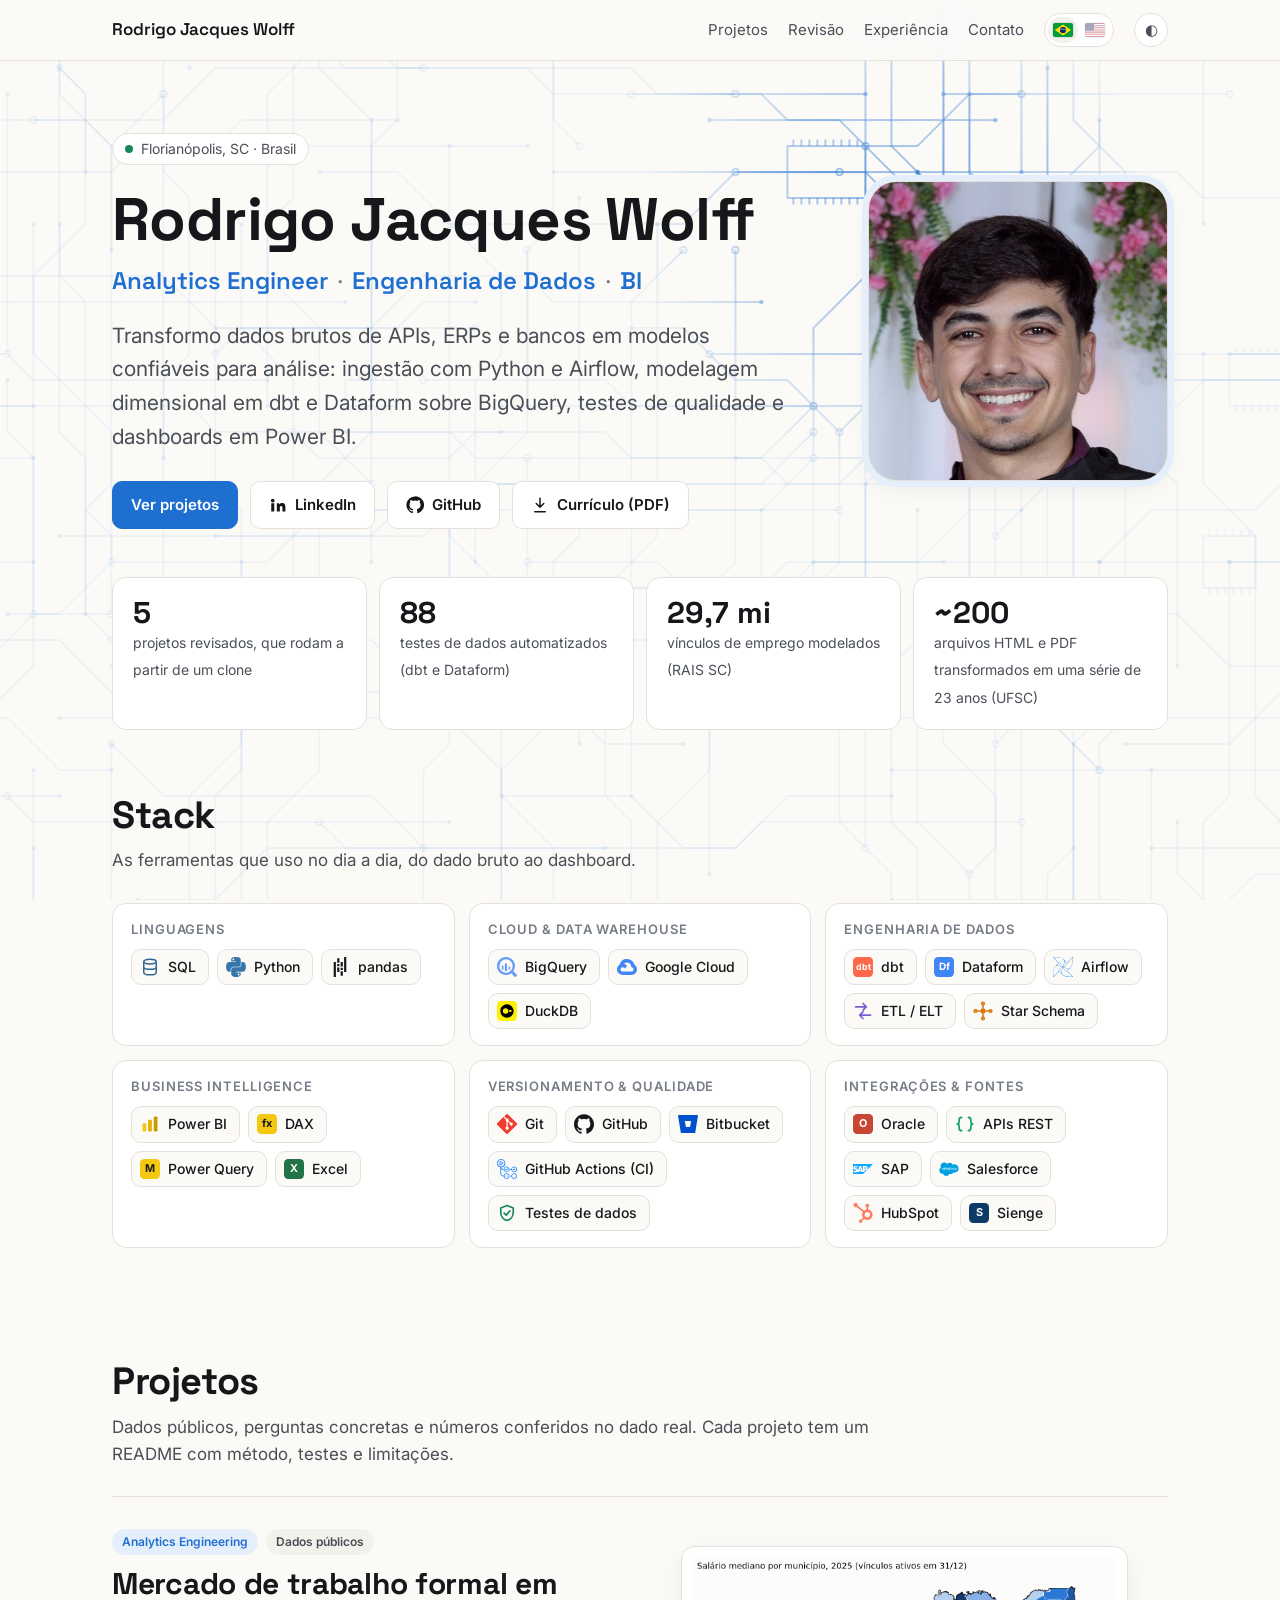
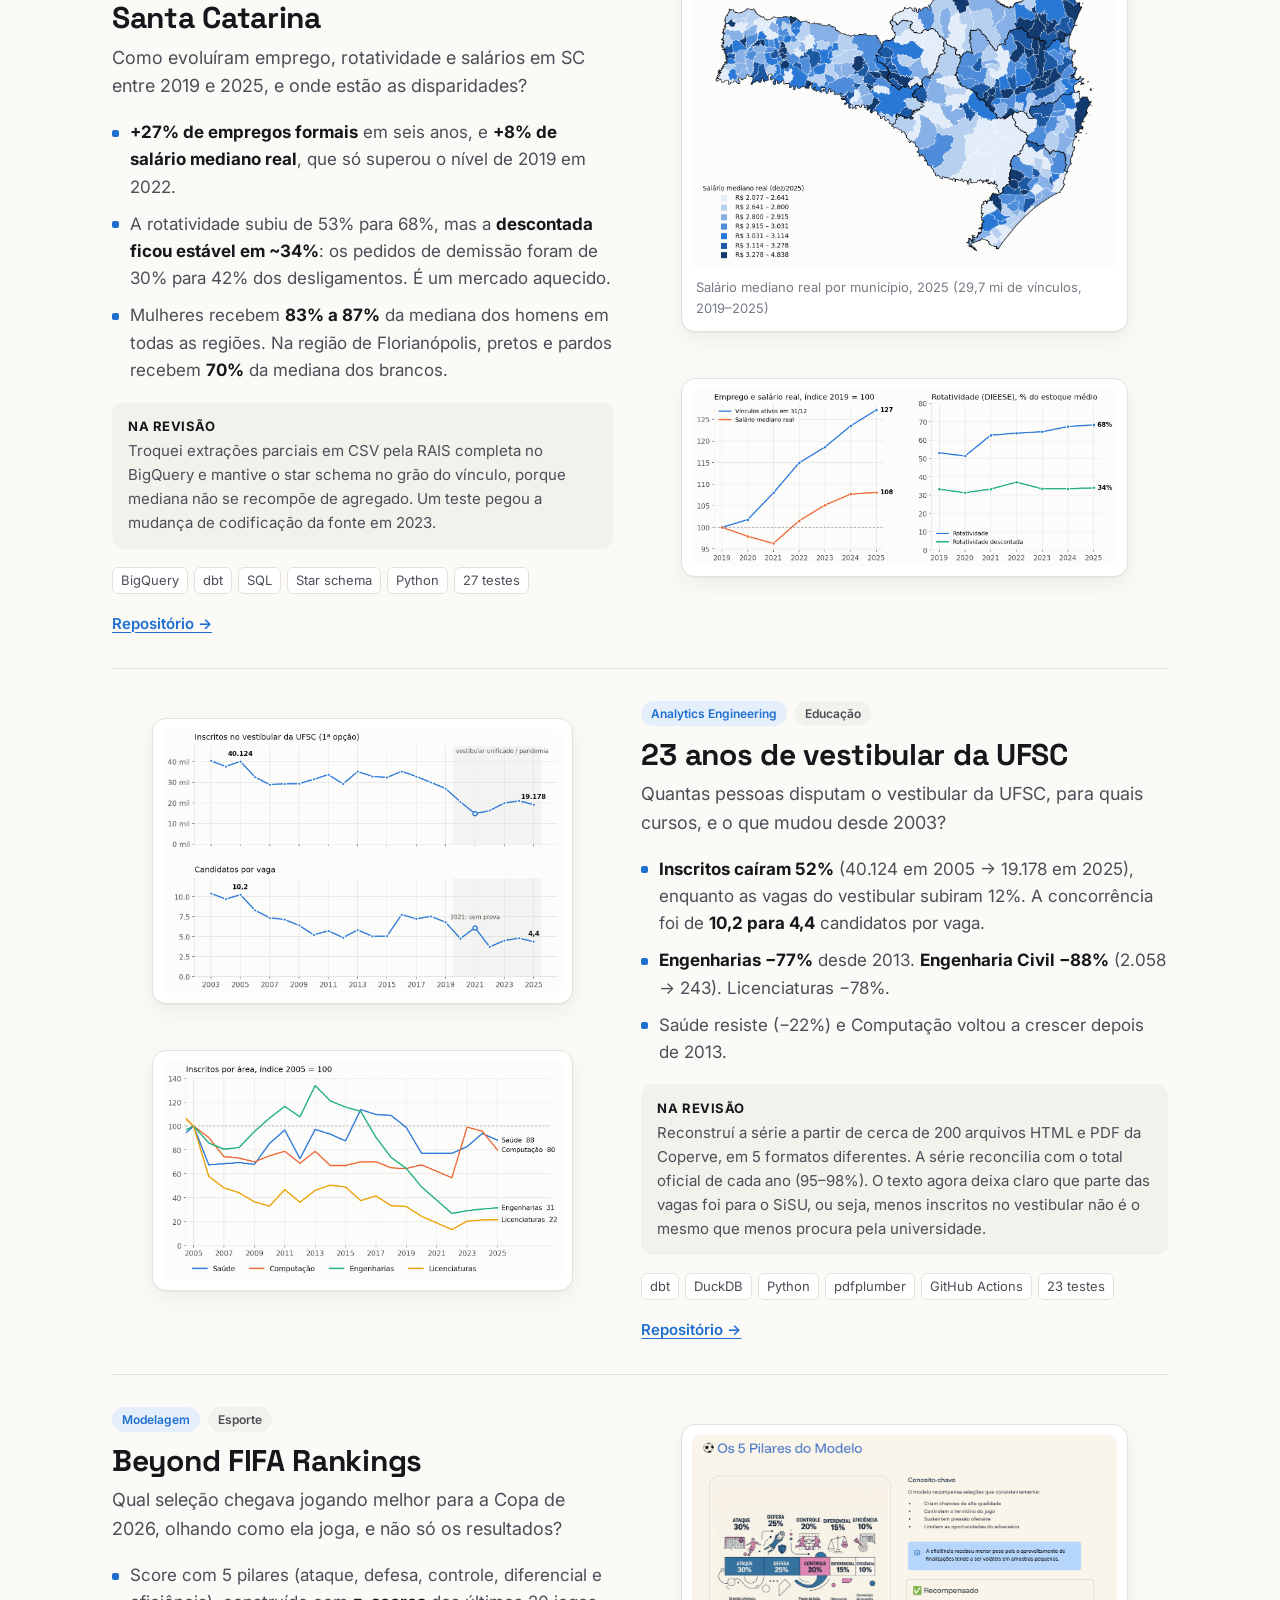
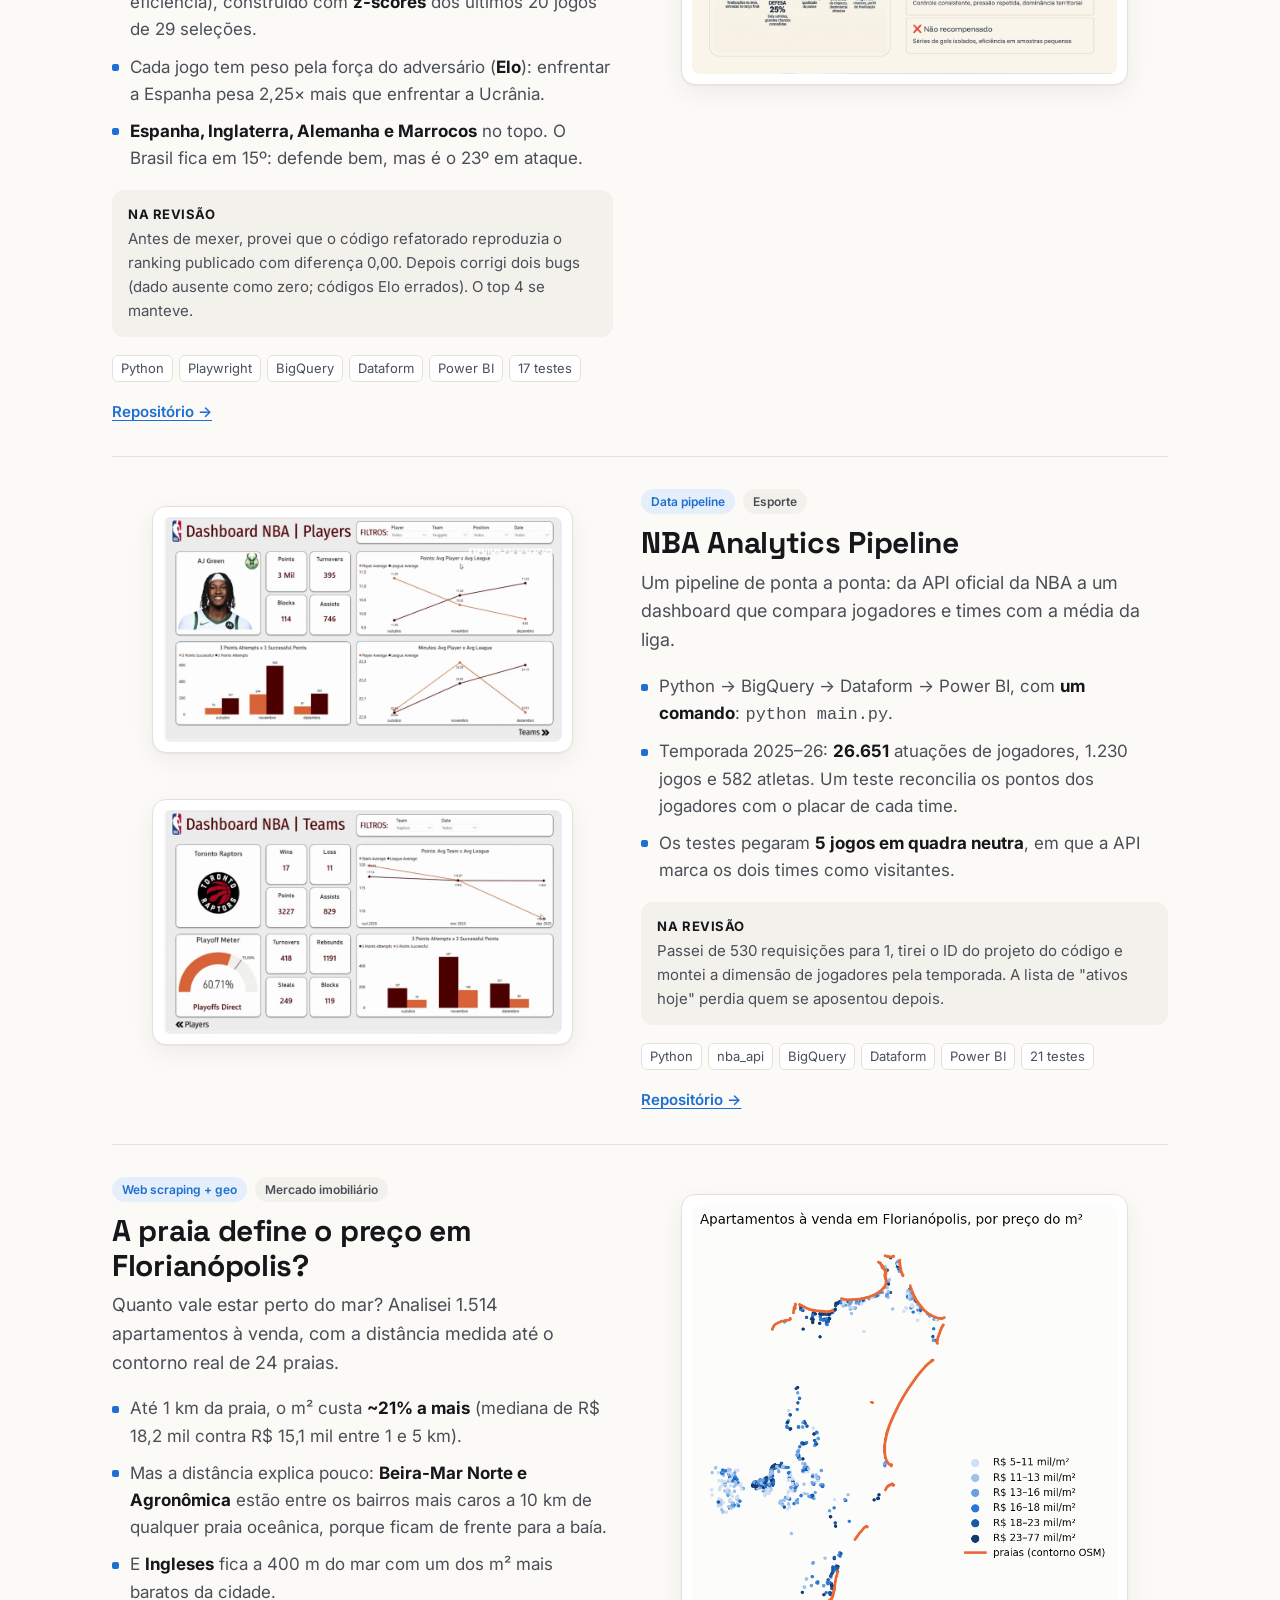
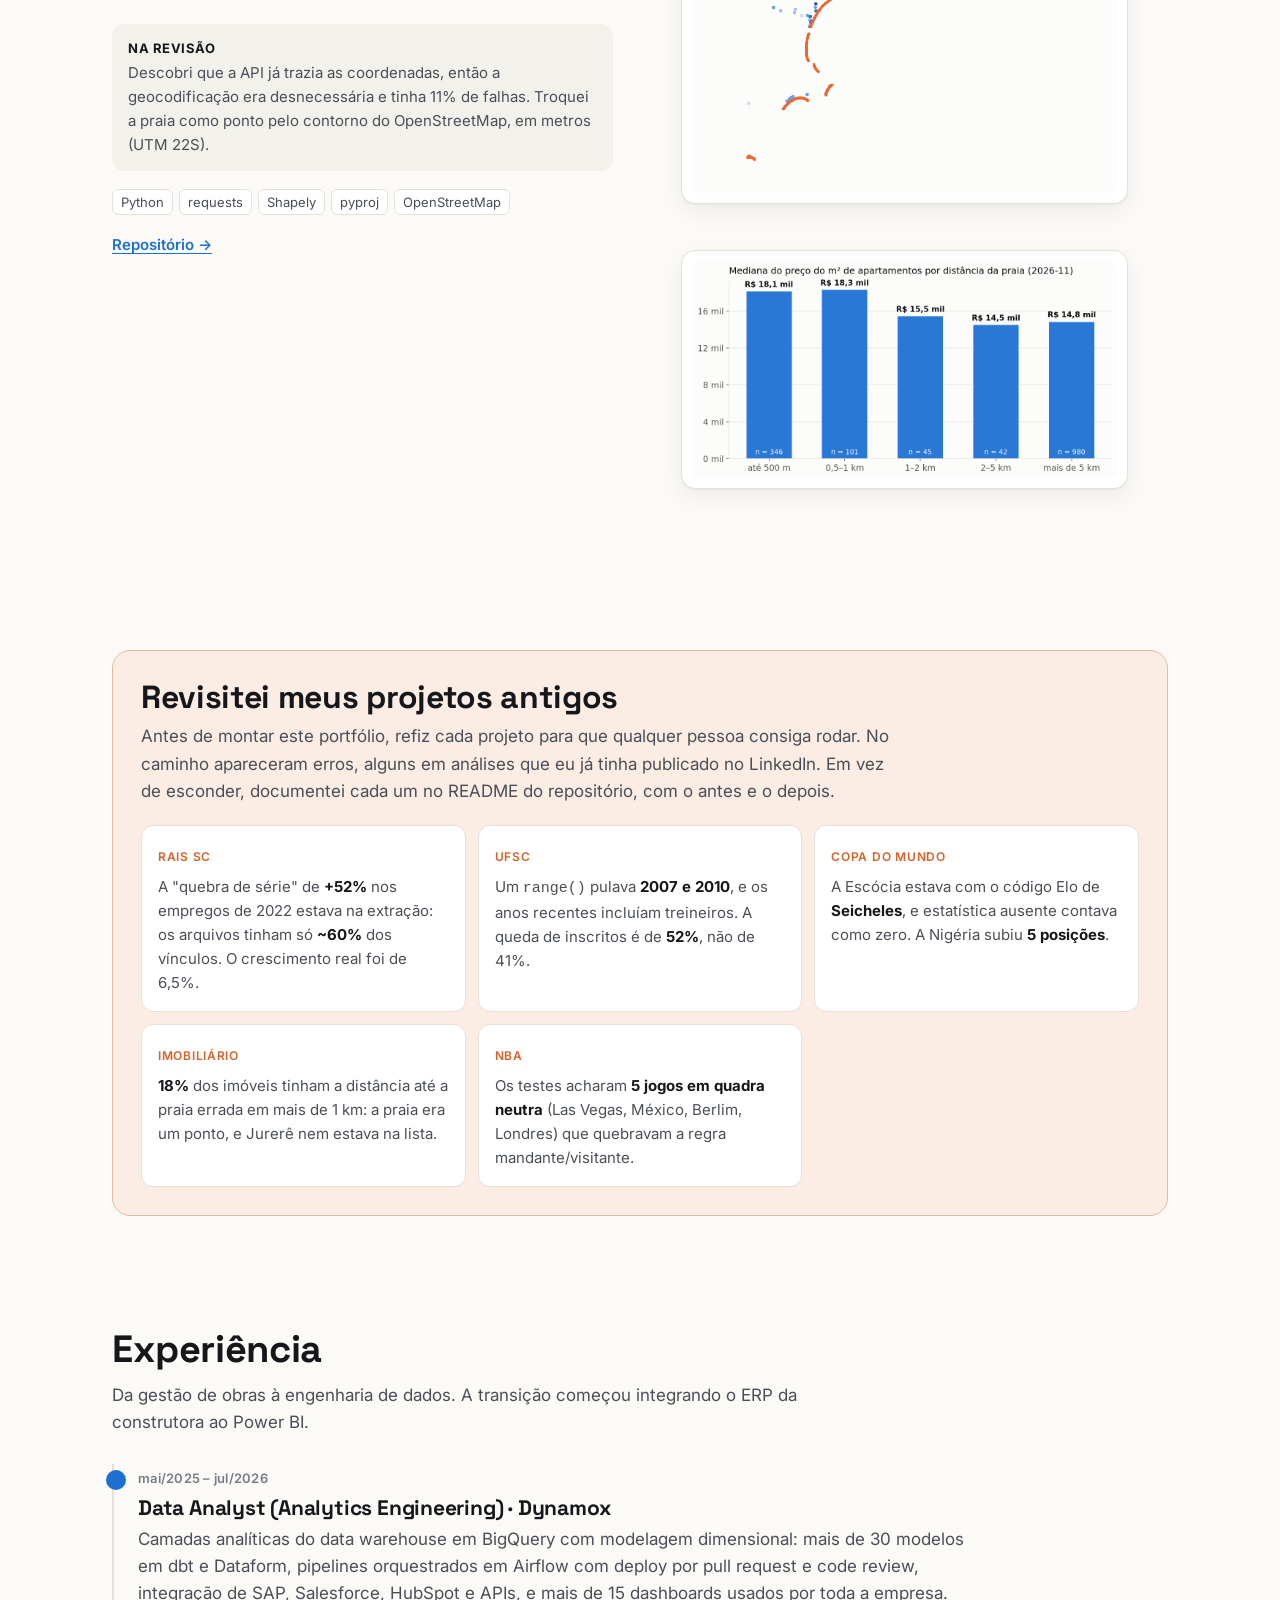
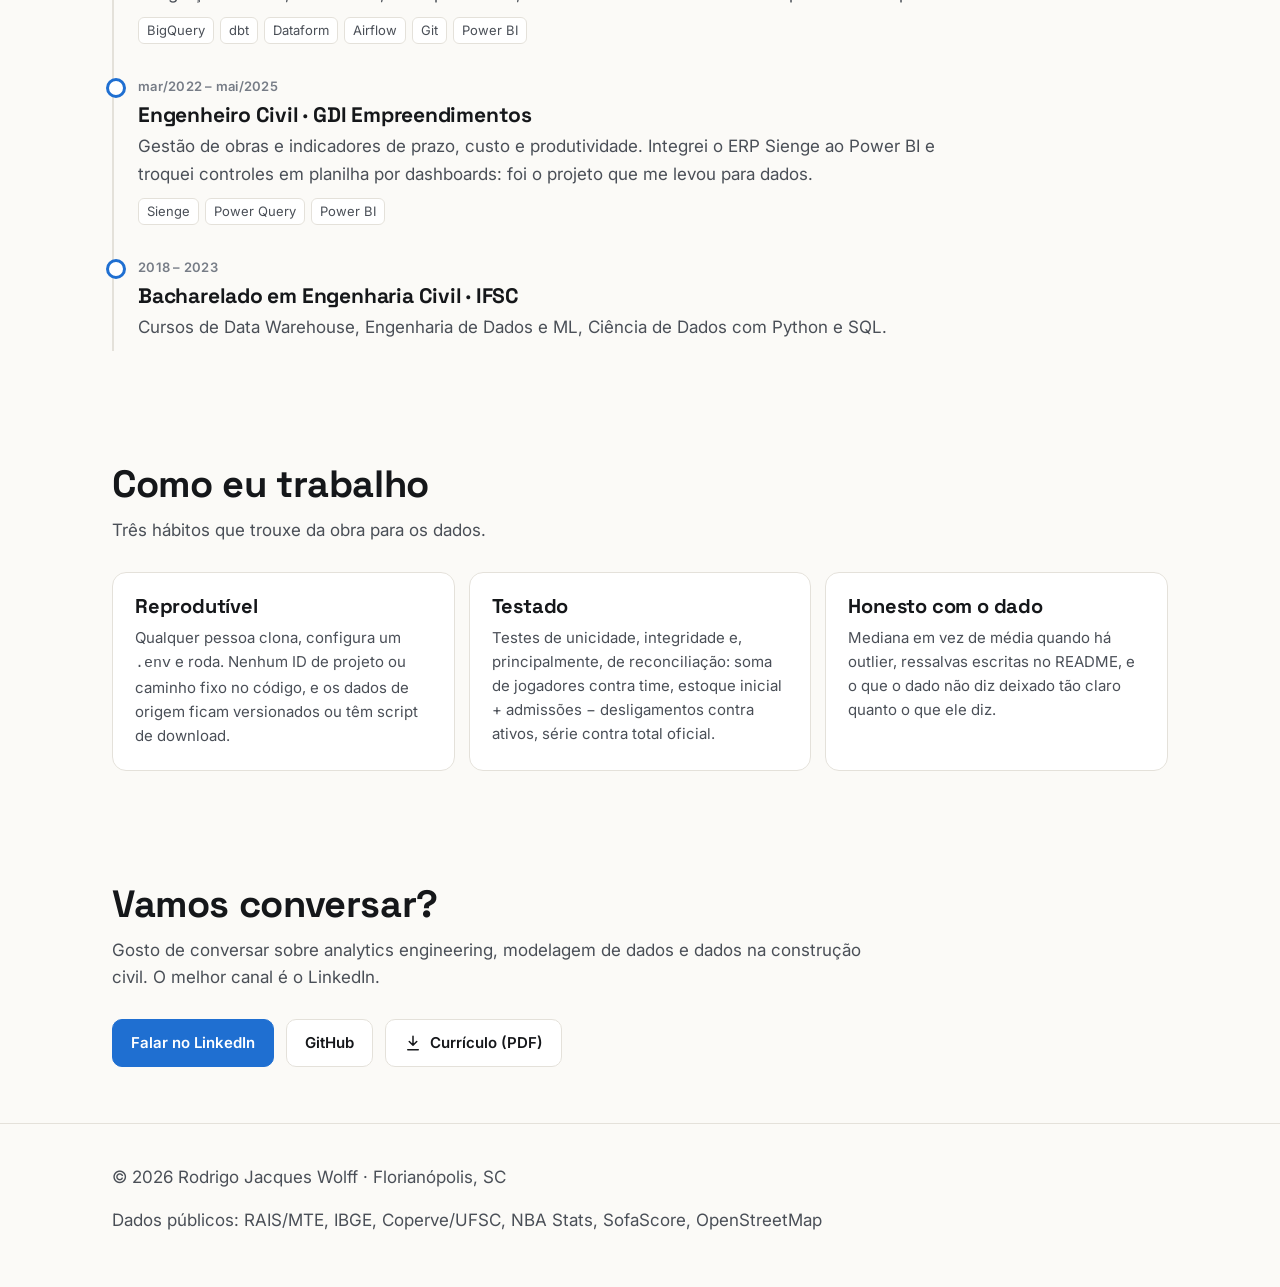
<file: index.html>
<!doctype html>
<html lang="pt-BR">
<head>
  <meta charset="utf-8">
  <meta name="viewport" content="width=device-width, initial-scale=1">
  <title>Rodrigo Jacques Wolff · Portfólio de Dados</title>
  <meta name="description" content="Engenheiro civil que virou Analytics Engineer. Cinco projetos de dados reprodutíveis, com testes automatizados: RAIS, UFSC, Copa do Mundo, NBA e mercado imobiliário.">
  <meta property="og:title" content="Rodrigo Jacques Wolff · Portfólio de Dados">
  <meta property="og:description" content="Cinco projetos de dados reprodutíveis e testados. Revisitei todos e corrigi o que estava errado.">
  <meta property="og:image" content="https://rodrigojacquesw.github.io/assets/img/og.png">
  <meta property="og:image:width" content="1200">
  <meta property="og:image:height" content="630">
  <meta property="og:url" content="https://rodrigojacquesw.github.io/">
  <meta property="og:locale" content="pt_BR">
  <meta name="twitter:card" content="summary_large_image">
  <meta property="og:type" content="website">
  <link rel="preconnect" href="https://fonts.googleapis.com">
  <link rel="preconnect" href="https://fonts.gstatic.com" crossorigin>
  <link href="https://fonts.googleapis.com/css2?family=Inter:wght@400;500;600&family=Space+Grotesk:wght@500;600;700&display=swap" rel="stylesheet">
  <link rel="stylesheet" href="assets/css/style.css">
  <link rel="alternate" hreflang="pt-BR" href="https://rodrigojacquesw.github.io/">
  <link rel="alternate" hreflang="en" href="https://rodrigojacquesw.github.io/en/">
  <link rel="icon" href="data:image/svg+xml,<svg xmlns='http://www.w3.org/2000/svg' viewBox='0 0 32 32'><rect width='32' height='32' rx='8' fill='%231f6fd1'/><text x='16' y='22' font-family='Arial' font-size='15' font-weight='700' fill='white' text-anchor='middle'>RW</text></svg>">
</head>
<body>
<canvas id="circuit" aria-hidden="true"></canvas>

<nav class="nav">
  <div class="wrap">
    <a class="brand" href="#">Rodrigo Jacques Wolff</a>
    <div class="nav-links">
      <a href="#projetos" class="hide-xxs">Projetos</a>
      <a href="#revisao" class="hide-sm">Revisão</a>
      <a href="#experiencia" class="hide-sm">Experiência</a>
      <a href="#contato" class="hide-xs">Contato</a>
      <div class="lang" role="group" aria-label="Idioma / Language"><a href="index.html" hreflang="pt-BR" aria-current="true" aria-label="Português" title="Português"><svg viewBox="0 0 20 14" aria-hidden="true"><rect width="20" height="14" fill="#009c3b"/><path d="M10 1.6 18.2 7 10 12.4 1.8 7z" fill="#ffdf00"/><circle cx="10" cy="7" r="3.1" fill="#002776"/><path d="M7.1 6.3c1.9-.4 4-.1 5.8.9" stroke="#fff" stroke-width=".6" fill="none"/></svg></a><a href="en/index.html" hreflang="en" aria-label="English" title="English"><svg viewBox="0 0 20 14" aria-hidden="true"><rect width="20" height="14" fill="#b22234"/><path d="M0 1.6h20M0 3.75h20M0 5.9h20M0 8.05h20M0 10.2h20M0 12.35h20" stroke="#fff" stroke-width="1.08"/><rect width="9" height="7.55" fill="#3c3b6e"/></svg></a></div>
      <button class="theme-btn" id="theme" aria-label="Alternar tema claro/escuro">◐</button>
    </div>
  </div>
</nav>

<header class="hero">
  <div class="wrap">
    <div class="hero-grid">
    <div>
    <span class="eyebrow"><span class="dot"></span>Florianópolis, SC · Brasil</span>
    <h1>Rodrigo Jacques Wolff</h1>
    <p class="role">Analytics Engineer <span>·</span> Engenharia de Dados <span>·</span> BI</p>
    <p class="lead">Transformo dados brutos de APIs, ERPs e bancos em modelos confiáveis para análise: ingestão com Python e Airflow, modelagem dimensional em dbt e Dataform sobre BigQuery, testes de qualidade e dashboards em Power BI.</p>
    <div class="btns">
      <a class="btn primary" href="#projetos">Ver projetos</a>
      <a class="btn" href="https://www.linkedin.com/in/rodrigo-jacques-wolff/" target="_blank" rel="noopener">
        <svg viewBox="0 0 24 24" fill="currentColor" aria-hidden="true"><path d="M4.98 3.5a2.5 2.5 0 1 1 0 5 2.5 2.5 0 0 1 0-5ZM3 9.75h4v11H3v-11Zm6.5 0h3.8v1.5h.06c.53-1 1.83-2.05 3.77-2.05 4.03 0 4.77 2.65 4.77 6.1v5.45h-4v-4.83c0-1.15-.02-2.63-1.6-2.63-1.6 0-1.85 1.25-1.85 2.55v4.91h-4v-11Z"/></svg>LinkedIn</a>
      <a class="btn" href="https://github.com/RodrigoJacquesW" target="_blank" rel="noopener">
        <svg viewBox="0 0 24 24" fill="currentColor" aria-hidden="true"><path d="M12 .5A11.5 11.5 0 0 0 8.36 22.9c.58.1.79-.25.79-.56v-2c-3.2.7-3.88-1.37-3.88-1.37-.53-1.33-1.28-1.69-1.28-1.69-1.05-.71.08-.7.08-.7 1.16.08 1.77 1.19 1.77 1.19 1.03 1.76 2.7 1.25 3.36.96.1-.75.4-1.25.73-1.54-2.56-.29-5.25-1.28-5.25-5.68 0-1.26.45-2.28 1.19-3.09-.12-.29-.52-1.46.11-3.05 0 0 .97-.31 3.17 1.18a11 11 0 0 1 5.77 0c2.2-1.49 3.17-1.18 3.17-1.18.63 1.59.23 2.76.11 3.05.74.81 1.19 1.83 1.19 3.09 0 4.41-2.7 5.38-5.27 5.67.41.36.78 1.06.78 2.14v3.17c0 .31.21.67.8.56A11.5 11.5 0 0 0 12 .5Z"/></svg>GitHub</a>
      <a class="btn" href="assets/Curriculo-Rodrigo-Jacques-Wolff.pdf" target="_blank" rel="noopener"><svg viewBox="0 0 24 24" fill="none" stroke="currentColor" stroke-width="2" stroke-linecap="round" stroke-linejoin="round" aria-hidden="true"><path d="M12 3v12M7 10l5 5 5-5M5 21h14"/></svg>Currículo (PDF)</a>
    </div>
    </div>
    <figure class="portrait"><img src="assets/img/rodrigo.jpg" alt="Foto de Rodrigo Jacques Wolff" width="480" height="480"></figure>
    </div>
    <div class="stats">
      <div class="stat"><b>5</b><span>projetos revisados, que rodam a partir de um clone</span></div>
      <div class="stat"><b>88</b><span>testes de dados automatizados (dbt e Dataform)</span></div>
      <div class="stat"><b>29,7 mi</b><span>vínculos de emprego modelados (RAIS SC)</span></div>
      <div class="stat"><b>~200</b><span>arquivos HTML e PDF transformados em uma série de 23 anos (UFSC)</span></div>
    </div>
  </div>
</header>

<!-- stack:start -->
<section id="stack">
  <div class="wrap">
    <div class="section-head">
      <h2>Stack</h2>
      <p>As ferramentas que uso no dia a dia, do dado bruto ao dashboard.</p>
    </div>
    <div class="skills">
      <div class="skill-group"><h3>Linguagens</h3><ul><li class="skill"><svg viewBox="0 0 24 24" aria-hidden="true" fill="none" stroke="#336791" stroke-width="1.8"><ellipse cx="12" cy="5.5" rx="7.5" ry="2.8"/><path d="M4.5 5.5v13c0 1.5 3.4 2.8 7.5 2.8s7.5-1.3 7.5-2.8v-13M4.5 12c0 1.5 3.4 2.8 7.5 2.8s7.5-1.3 7.5-2.8"/></svg><span>SQL</span></li><li class="skill"><svg viewBox="0 0 24 24" aria-hidden="true"><path fill="#3776AB" d="M11.858 0c-.978.005-1.913.088-2.736.234C6.7.662 6.26 1.558 6.26 3.21v2.182h5.725v.727H4.111c-1.664 0-3.121 1-3.577 2.903-.526 2.181-.549 3.542 0 5.82.407 1.694 1.379 2.902 3.043 2.902h1.969v-2.616c0-1.89 1.635-3.557 3.576-3.557h5.72c1.591 0 2.862-1.31 2.862-2.91v-5.45c0-1.553-1.309-2.718-2.863-2.977A18 18 0 0 0 11.858 0M8.762 1.755c.591 0 1.074.491 1.074 1.095 0 .601-.483 1.087-1.074 1.087A1.08 1.08 0 0 1 7.688 2.85c0-.604.48-1.095 1.074-1.095m9.656 4.364v2.543c0 1.971-1.671 3.63-3.577 3.63H9.122c-1.566 0-2.862 1.34-2.862 2.91v5.452c0 1.551 1.349 2.464 2.862 2.91 1.813.532 3.55.628 5.72 0 1.44-.418 2.862-1.258 2.862-2.91V18.47h-5.719v-.727h8.582c1.664 0 2.284-1.16 2.862-2.903.598-1.793.573-3.518 0-5.819-.41-1.656-1.196-2.903-2.862-2.903zm-3.216 13.807a1.08 1.08 0 0 1 1.074 1.088c0 .604-.48 1.094-1.074 1.094-.592 0-1.075-.49-1.075-1.094 0-.601.483-1.088 1.075-1.088"/></svg><span>Python</span></li><li class="skill"><svg viewBox="0 0 24 24" aria-hidden="true"><path fill="currentColor" d="M16.922 0h2.623v18.104h-2.623zm-4.126 12.94h2.623v2.57h-2.623zm0-7.037h2.623v5.446h-2.623zm0 11.197h2.623v5.446h-2.623zM4.456 5.896h2.622V24H4.455zm4.213 2.559h2.623v2.57H8.67zm0 4.151h2.623v5.447H8.67zm0-11.187h2.623v5.446H8.67Z"/></svg><span>pandas</span></li></ul></div>
      <div class="skill-group"><h3>Cloud & Data Warehouse</h3><ul><li class="skill"><svg viewBox="0 0 24 24" aria-hidden="true"><path fill="#669DF6" d="M5.676 10.595h2.052v5.244a5.892 5.892 0 0 1-2.052-2.088v-3.156zm18.179 10.836a.504.504 0 0 1 0 .708l-1.716 1.716a.504.504 0 0 1-.708 0l-4.248-4.248a.206.206 0 0 1-.007-.007c-.02-.02-.028-.045-.043-.066a10.736 10.736 0 0 1-6.334 2.065C4.835 21.599 0 16.764 0 10.799S4.835 0 10.8 0s10.799 4.835 10.799 10.8c0 2.369-.772 4.553-2.066 6.333.025.017.052.028.074.05l4.248 4.248zm-5.028-10.632a8.015 8.015 0 1 0-8.028 8.028h.024a8.016 8.016 0 0 0 8.004-8.028zm-4.86 4.98a6.002 6.002 0 0 0 2.04-2.184v-1.764h-2.04v3.948zm-4.5.948c.442.057.887.08 1.332.072.4.025.8.025 1.2 0V7.692H9.468v9.035z"/></svg><span>BigQuery</span></li><li class="skill"><svg viewBox="0 0 24 24" aria-hidden="true"><path fill="#4285F4" d="M12.19 2.38a9.344 9.344 0 0 0-9.234 6.893c.053-.02-.055.013 0 0-3.875 2.551-3.922 8.11-.247 10.941l.006-.007-.007.03a6.717 6.717 0 0 0 4.077 1.356h5.173l.03.03h5.192c6.687.053 9.376-8.605 3.835-12.35a9.365 9.365 0 0 0-2.821-4.552l-.043.043.006-.05A9.344 9.344 0 0 0 12.19 2.38zm-.358 4.146c1.244-.04 2.518.368 3.486 1.15a5.186 5.186 0 0 1 1.862 4.078v.518c3.53-.07 3.53 5.262 0 5.193h-5.193l-.008.009v-.04H6.785a2.59 2.59 0 0 1-1.067-.23h.001a2.597 2.597 0 1 1 3.437-3.437l3.013-3.012A6.747 6.747 0 0 0 8.11 8.24c.018-.01.04-.026.054-.023a5.186 5.186 0 0 1 3.67-1.69z"/></svg><span>Google Cloud</span></li><li class="skill"><svg viewBox="0 0 24 24" aria-hidden="true"><rect width="24" height="24" rx="5" fill="#FFF000"/><path transform="translate(4 4) scale(.6667)" fill="#000000" d="M12 0C5.363 0 0 5.363 0 12s5.363 12 12 12 12-5.363 12-12S18.637 0 12 0zM9.502 7.03a4.974 4.974 0 0 1 4.97 4.97 4.974 4.974 0 0 1-4.97 4.97A4.974 4.974 0 0 1 4.532 12a4.974 4.974 0 0 1 4.97-4.97zm6.563 3.183h2.351c.98 0 1.787.782 1.787 1.762s-.807 1.789-1.787 1.789h-2.351v-3.551z"/></svg><span>DuckDB</span></li></ul></div>
      <div class="skill-group"><h3>Engenharia de Dados</h3><ul><li class="skill"><svg viewBox="0 0 24 24" aria-hidden="true"><rect width="24" height="24" rx="5" fill="#FF694B"/><text x="12" y="15.6" text-anchor="middle" font-family="Inter,Arial,sans-serif" font-weight="700" font-size="10.5" fill="#ffffff">dbt</text></svg><span>dbt</span></li><li class="skill"><svg viewBox="0 0 24 24" aria-hidden="true"><rect width="24" height="24" rx="5" fill="#4285F4"/><text x="12" y="15.6" text-anchor="middle" font-family="Inter,Arial,sans-serif" font-weight="700" font-size="12" fill="#ffffff">Df</text></svg><span>Dataform</span></li><li class="skill"><svg viewBox="0 0 24 24" aria-hidden="true"><path fill="#017CEE" d="M17.195 16.822l4.002-4.102C23.55 10.308 23.934 5.154 24 .43a.396.396 0 0 0-.246-.373.392.392 0 0 0-.437.09l-6.495 6.658-4.102-4.003C10.309.45 5.154.066.43 0H.423a.397.397 0 0 0-.277.683l6.658 6.494-4.003 4.103C.45 13.692.065 18.846 0 23.57a.398.398 0 0 0 .683.282l6.494-6.657 3.934 3.837.17.165c2.41 2.353 7.565 2.737 12.288 2.803h.006a.397.397 0 0 0 .277-.683l-6.657-6.495zm-.409-9.476c.04.115.05.24.031.344-.17.96-1.593 2.538-4.304 3.87a.597.597 0 0 0-.08-.079c1.432-3.155 1.828-5.61 1.175-7.322l3.058 2.984.12.203zm-.131 9.44a.73.73 0 0 1-.347.031c-.96-.171-2.537-1.594-3.87-4.307a.656.656 0 0 0 .08-.078l-.001.001c3.155 1.432 5.61 1.83 7.324 1.174l-2.969 3.043M23.568.392a.05.05 0 0 1 .052-.011c.018.006.03.024.029.043-.065 4.655-.437 9.726-2.703 12.05-1.53 1.565-4.326 1.419-8.283-.377.006-.037.021-.07.02-.108 0-.044-.017-.082-.026-.123 2.83-1.39 4.315-3.037 4.506-4.115.057-.322-.009-.542-.102-.688l6.507-6.67V.392zM.393.43A.045.045 0 0 1 .382.38C.39.36.403.343.425.35c4.655.065 9.727.438 12.05 2.703l.002.002c1.56 1.527 1.415 4.323-.379 8.28-.033-.005-.062-.02-.097-.02h-.008c-.045.001-.084.019-.126.027-1.39-2.83-3.037-4.314-4.115-4.506-.323-.057-.542.01-.688.103L.393.43zm11.94 11.563a.331.331 0 0 1-.327.335H12a.332.332 0 0 1-.004-.661c.172.016.333.144.335.326h.002zm-5.12 4.661a.722.722 0 0 1-.03-.345c.17-.96 1.595-2.54 4.309-3.873.013.016.019.035.033.05.013.012.03.017.044.028-1.434 3.158-1.83 5.613-1.177 7.326l-3.041-2.967m-.006-9.659a.735.735 0 0 1 .345-.031c.961.17 2.54 1.594 3.871 4.306a.597.597 0 0 0-.079.08c-2.167-.983-4.007-1.484-5.498-1.484-.68 0-1.289.103-1.825.308L7.128 7.35M.43 23.607c-.018.018-.038.015-.052.01-.019-.007-.028-.021-.028-.043.065-4.654.437-9.725 2.703-12.049 1.527-1.565 4.325-1.419 8.286.378-.006.035-.02.067-.02.104 0 .043.018.083.026.124-2.831 1.391-4.317 3.04-4.51 4.117-.057.322.01.542.103.688L.43 23.607zm23.144.042c-4.655-.065-9.726-.437-12.05-2.703l-.005-.006c-1.56-1.526-1.412-4.322.383-8.279.033.005.064.02.098.02h.009c.043 0 .08-.018.122-.027 1.39 2.832 3.036 4.317 4.115 4.51.083.014.16.021.23.021a.776.776 0 0 0 .45-.133l6.68 6.516c.02.02.016.04.01.052a.042.042 0 0 1-.042.029z"/></svg><span>Airflow</span></li><li class="skill"><svg viewBox="0 0 24 24" aria-hidden="true" fill="none" stroke="#7c5cd6" stroke-width="2" stroke-linecap="round" stroke-linejoin="round"><path d="M3 7h13M12 3l4 4-4 4M21 17H8M12 13l-4 4 4 4"/></svg><span>ETL / ELT</span></li><li class="skill"><svg viewBox="0 0 24 24" aria-hidden="true" fill="none" stroke="#d97706" stroke-width="1.8" stroke-linejoin="round"><circle cx="12" cy="12" r="3.2" fill="#d97706" stroke="none"/><path d="M12 8.8V3M12 15.2V21M8.8 12H3M15.2 12H21"/><circle cx="12" cy="3" r="1.6"/><circle cx="12" cy="21" r="1.6"/><circle cx="3" cy="12" r="1.6"/><circle cx="21" cy="12" r="1.6"/></svg><span>Star Schema</span></li></ul></div>
      <div class="skill-group"><h3>Business Intelligence</h3><ul><li class="skill"><svg viewBox="0 0 24 24" aria-hidden="true"><rect x="3" y="11" width="4.5" height="10" rx="1.2" fill="#F2C811"/><rect x="9.75" y="7" width="4.5" height="14" rx="1.2" fill="#E8B100"/><rect x="16.5" y="3" width="4.5" height="18" rx="1.2" fill="#C99A00"/></svg><span>Power BI</span></li><li class="skill"><svg viewBox="0 0 24 24" aria-hidden="true"><rect width="24" height="24" rx="5" fill="#F2C811"/><text x="12" y="15.6" text-anchor="middle" font-family="Inter,Arial,sans-serif" font-weight="700" font-size="13" fill="#1a1a1a">fx</text></svg><span>DAX</span></li><li class="skill"><svg viewBox="0 0 24 24" aria-hidden="true"><rect width="24" height="24" rx="5" fill="#F2C811"/><text x="12" y="15.6" text-anchor="middle" font-family="Inter,Arial,sans-serif" font-weight="700" font-size="13" fill="#1a1a1a">M</text></svg><span>Power Query</span></li><li class="skill"><svg viewBox="0 0 24 24" aria-hidden="true"><rect width="24" height="24" rx="5" fill="#217346"/><text x="12" y="15.6" text-anchor="middle" font-family="Inter,Arial,sans-serif" font-weight="700" font-size="13" fill="#ffffff">X</text></svg><span>Excel</span></li></ul></div>
      <div class="skill-group"><h3>Versionamento & Qualidade</h3><ul><li class="skill"><svg viewBox="0 0 24 24" aria-hidden="true"><path fill="#F03C2E" d="M13.09 23.549a1.54 1.54 0 0 1-2.18 0L.451 13.089a1.54 1.54 0 0 1 0-2.179l7.191-7.19 2.733 2.733a1.85 1.85 0 0 0 .964 2.326v6.66a1.849 1.849 0 1 0 1.54 0V8.957l2.508 2.508a1.85 1.85 0 1 0 1.09-1.09l-2.634-2.634a1.85 1.85 0 0 0-2.378-2.377L8.73 2.63 10.91.451a1.54 1.54 0 0 1 2.179 0l10.459 10.46a1.54 1.54 0 0 1 0 2.179z"/></svg><span>Git</span></li><li class="skill"><svg viewBox="0 0 24 24" aria-hidden="true"><path fill="currentColor" d="M12 .297c-6.63 0-12 5.373-12 12 0 5.303 3.438 9.8 8.205 11.385.6.113.82-.258.82-.577 0-.285-.01-1.04-.015-2.04-3.338.724-4.042-1.61-4.042-1.61C4.422 18.07 3.633 17.7 3.633 17.7c-1.087-.744.084-.729.084-.729 1.205.084 1.838 1.236 1.838 1.236 1.07 1.835 2.809 1.305 3.495.998.108-.776.417-1.305.76-1.605-2.665-.3-5.466-1.332-5.466-5.93 0-1.31.465-2.38 1.235-3.22-.135-.303-.54-1.523.105-3.176 0 0 1.005-.322 3.3 1.23.96-.267 1.98-.399 3-.405 1.02.006 2.04.138 3 .405 2.28-1.552 3.285-1.23 3.285-1.23.645 1.653.24 2.873.12 3.176.765.84 1.23 1.91 1.23 3.22 0 4.61-2.805 5.625-5.475 5.92.42.36.81 1.096.81 2.22 0 1.606-.015 2.896-.015 3.286 0 .315.21.69.825.57C20.565 22.092 24 17.592 24 12.297c0-6.627-5.373-12-12-12"/></svg><span>GitHub</span></li><li class="skill"><svg viewBox="0 0 24 24" aria-hidden="true"><path fill="#0052CC" d="M.778 1.213a.768.768 0 00-.768.892l3.263 19.81c.084.5.515.868 1.022.873H19.95a.772.772 0 00.77-.646l3.27-20.03a.768.768 0 00-.768-.891zM14.52 15.53H9.522L8.17 8.466h7.561z"/></svg><span>Bitbucket</span></li><li class="skill"><svg viewBox="0 0 24 24" aria-hidden="true"><path fill="#2088FF" d="M10.984 13.836a.5.5 0 0 1-.353-.146l-.745-.743a.5.5 0 1 1 .706-.708l.392.391 1.181-1.18a.5.5 0 0 1 .708.707l-1.535 1.533a.504.504 0 0 1-.354.146zm9.353-.147l1.534-1.532a.5.5 0 0 0-.707-.707l-1.181 1.18-.392-.391a.5.5 0 1 0-.706.708l.746.743a.497.497 0 0 0 .706-.001zM4.527 7.452l2.557-1.585A1 1 0 0 0 7.09 4.17L4.533 2.56A1 1 0 0 0 3 3.406v3.196a1.001 1.001 0 0 0 1.527.85zm2.03-2.436L4 6.602V3.406l2.557 1.61zM24 12.5c0 1.93-1.57 3.5-3.5 3.5a3.503 3.503 0 0 1-3.46-3h-2.08a3.503 3.503 0 0 1-3.46 3 3.502 3.502 0 0 1-3.46-3h-.558c-.972 0-1.85-.399-2.482-1.042V17c0 1.654 1.346 3 3 3h.04c.244-1.693 1.7-3 3.46-3 1.93 0 3.5 1.57 3.5 3.5S13.43 24 11.5 24a3.502 3.502 0 0 1-3.46-3H8c-2.206 0-4-1.794-4-4V9.899A5.008 5.008 0 0 1 0 5c0-2.757 2.243-5 5-5s5 2.243 5 5a5.005 5.005 0 0 1-4.952 4.998A2.482 2.482 0 0 0 7.482 12h.558c.244-1.693 1.7-3 3.46-3a3.502 3.502 0 0 1 3.46 3h2.08a3.503 3.503 0 0 1 3.46-3c1.93 0 3.5 1.57 3.5 3.5zm-15 8c0 1.378 1.122 2.5 2.5 2.5s2.5-1.122 2.5-2.5-1.122-2.5-2.5-2.5S9 19.122 9 20.5zM5 9c2.206 0 4-1.794 4-4S7.206 1 5 1 1 2.794 1 5s1.794 4 4 4zm9 3.5c0-1.378-1.122-2.5-2.5-2.5S9 11.122 9 12.5s1.122 2.5 2.5 2.5 2.5-1.122 2.5-2.5zm9 0c0-1.378-1.122-2.5-2.5-2.5S18 11.122 18 12.5s1.122 2.5 2.5 2.5 2.5-1.122 2.5-2.5zm-13 8a.5.5 0 1 0 1 0 .5.5 0 0 0-1 0zm2 0a.5.5 0 1 0 1 0 .5.5 0 0 0-1 0zm12 0c0 1.93-1.57 3.5-3.5 3.5a3.503 3.503 0 0 1-3.46-3.002c-.007.001-.013.005-.021.005l-.506.017h-.017a.5.5 0 0 1-.016-.999l.506-.017c.018-.002.035.006.052.007A3.503 3.503 0 0 1 20.5 17c1.93 0 3.5 1.57 3.5 3.5zm-1 0c0-1.378-1.122-2.5-2.5-2.5S18 19.122 18 20.5s1.122 2.5 2.5 2.5 2.5-1.122 2.5-2.5z"/></svg><span>GitHub Actions (CI)</span></li><li class="skill"><svg viewBox="0 0 24 24" aria-hidden="true" fill="none" stroke="#16865b" stroke-width="2" stroke-linecap="round" stroke-linejoin="round"><path d="M12 3l7.5 3v5.5c0 4.6-3.2 8.4-7.5 9.5-4.3-1.1-7.5-4.9-7.5-9.5V6z"/><path d="M8.5 12l2.5 2.5 4.5-5"/></svg><span>Testes de dados</span></li></ul></div>
      <div class="skill-group"><h3>Integrações & Fontes</h3><ul><li class="skill"><svg viewBox="0 0 24 24" aria-hidden="true"><rect width="24" height="24" rx="5" fill="#C74634"/><text x="12" y="15.6" text-anchor="middle" font-family="Inter,Arial,sans-serif" font-weight="700" font-size="13" fill="#ffffff">O</text></svg><span>Oracle</span></li><li class="skill"><svg viewBox="0 0 24 24" aria-hidden="true" fill="none" stroke="#0e9f6e" stroke-width="2" stroke-linecap="round" stroke-linejoin="round"><path d="M8 4c-2 0-3 1-3 3v2c0 1.5-1 3-2.5 3C4 12 5 13.5 5 15v2c0 2 1 3 3 3M16 4c2 0 3 1 3 3v2c0 1.5 1 3 2.5 3-1.5 0-2.5 1.5-2.5 3v2c0 2-1 3-3 3"/></svg><span>APIs REST</span></li><li class="skill"><svg viewBox="0 0 24 24" aria-hidden="true"><path fill="#0FAAFF" d="M0 6.064v11.872h12.13L24 6.064zm3.264 2.208h.005c.863.001 1.915.245 2.676.633l-.82 1.43c-.835-.404-1.255-.442-1.73-.467-.708-.038-1.064.215-1.069.488-.007.332.669.633 1.305.838.964.306 2.19.715 2.377 1.9L7.77 8.437h2.046l2.064 5.576-.007-5.575h2.37c2.257 0 3.318.764 3.318 2.519 0 1.575-1.09 2.514-2.936 2.514h-.763l-.01 2.094-3.588-.003-.25-.908c-.37.122-.787.189-1.23.189-.456 0-.885-.071-1.263-.2l-.358.919-2 .006.09-.462c-.029.025-.057.05-.087.074-.535.43-1.208.629-2.037.644l-.213.002a5.075 5.075 0 0 1-2.581-.675l.73-1.448c.79.467 1.286.572 1.956.558.347-.007.598-.07.761-.239a.557.557 0 0 0 .156-.369c.007-.376-.53-.553-1.185-.756-.531-.164-1.135-.389-1.606-.735-.559-.41-.825-.924-.812-1.65a1.99 1.99 0 0 1 .566-1.377c.519-.537 1.357-.863 2.363-.863zm10.597 1.67v1.904h.521c.694 0 1.247-.23 1.248-.964 0-.709-.554-.94-1.248-.94zm-5.087.767l-.748 2.362c.223.085.481.133.757.133.268 0 .52-.047.742-.126l-.736-2.37z"/></svg><span>SAP</span></li><li class="skill"><svg aria-hidden="true" xmlns="http://www.w3.org/2000/svg" viewBox="0 0 128 128"><path fill="#00A1E0" d="M53.01 31.44c3.98-4.14 9.51-6.71 15.64-6.71 8.14 0 15.24 4.54 19.02 11.28a26.26 26.26 0 0110.75-2.29c14.68 0 26.58 12.01 26.58 26.81 0 14.81-11.9 26.82-26.58 26.82-1.79 0-3.54-.18-5.24-.52-3.33 5.94-9.68 9.95-16.96 9.95-3.05 0-5.93-.7-8.5-1.96-3.38 7.94-11.24 13.51-20.41 13.51-9.55 0-17.68-6.04-20.8-14.51-1.36.29-2.78.44-4.23.44-11.37 0-20.58-9.31-20.58-20.79 0-7.7 4.14-14.42 10.29-18.01a23.727 23.727 0 01-1.97-9.51c0-13.21 10.72-23.92 23.95-23.92 7.76-.01 14.67 3.69 19.04 9.41"/><path fill="#FFF" d="M19.56 66.78c-.08.2.03.24.05.28.23.17.47.29.7.43 1.26.67 2.44.86 3.69.86 2.53 0 4.1-1.35 4.1-3.51v-.04c0-2-1.77-2.73-3.44-3.25l-.22-.07c-1.25-.41-2.34-.76-2.34-1.58v-.04c0-.71.63-1.23 1.61-1.23 1.09 0 2.38.36 3.21.82 0 0 .24.16.33-.08.05-.13.47-1.26.51-1.38.05-.13-.04-.23-.12-.28-.95-.58-2.26-.97-3.62-.97h-.25c-2.31 0-3.93 1.4-3.93 3.4v.04c0 2.11 1.78 2.8 3.45 3.28l.27.08c1.22.37 2.27.7 2.27 1.55v.04c0 .78-.68 1.37-1.78 1.37-.43 0-1.79-.01-3.26-.94-.18-.1-.28-.18-.42-.26-.07-.05-.25-.12-.33.11l-.48 1.37zM56.59 66.78c-.08.2.03.24.05.28.23.17.47.29.7.43 1.26.67 2.44.86 3.69.86 2.53 0 4.1-1.35 4.1-3.51v-.04c0-2-1.77-2.73-3.44-3.25l-.22-.07c-1.25-.41-2.34-.76-2.34-1.58v-.04c0-.71.63-1.23 1.61-1.23 1.09 0 2.38.36 3.21.82 0 0 .24.16.33-.08.05-.13.47-1.26.51-1.38.05-.13-.04-.23-.12-.28-.95-.58-2.26-.97-3.62-.97h-.25c-2.31 0-3.93 1.4-3.93 3.4v.04c0 2.11 1.78 2.8 3.45 3.28l.27.08c1.22.37 2.27.7 2.27 1.55v.04c0 .78-.68 1.37-1.78 1.37-.43 0-1.79-.01-3.26-.94-.18-.1-.28-.18-.42-.26-.05-.03-.26-.11-.33.11l-.48 1.37zM81.86 62.54c0 1.22-.23 2.19-.68 2.87-.44.67-1.12 1-2.05 1-.94 0-1.61-.33-2.05-1-.44-.68-.67-1.65-.67-2.87 0-1.22.22-2.18.67-2.86.44-.67 1.11-.99 2.05-.99.94 0 1.61.32 2.06.99.44.67.67 1.63.67 2.86m2.11-2.27c-.21-.7-.53-1.32-.96-1.83a4.53 4.53 0 00-1.62-1.23c-.64-.3-1.41-.45-2.26-.45-.86 0-1.62.15-2.26.45-.65.3-1.19.72-1.62 1.23-.43.52-.75 1.13-.96 1.83-.21.7-.31 1.46-.31 2.27s.1 1.57.31 2.27.53 1.32.96 1.83c.43.52.98.93 1.62 1.22.65.29 1.41.44 2.26.44.86 0 1.62-.15 2.26-.44.64-.29 1.19-.71 1.62-1.22.43-.51.75-1.13.96-1.83.21-.7.31-1.46.31-2.27s-.1-1.58-.31-2.27M101.31 66.08c-.07-.21-.27-.13-.27-.13-.31.12-.63.23-.98.28-.35.05-.74.08-1.16.08-1.02 0-1.83-.3-2.42-.9-.58-.6-.91-1.57-.91-2.89 0-1.2.29-2.1.81-2.78.51-.68 1.3-1.03 2.34-1.03.87 0 1.54.1 2.23.32 0 0 .17.07.25-.15.18-.51.32-.88.52-1.44.06-.16-.08-.23-.13-.25-.27-.11-.92-.28-1.41-.35-.46-.07-.99-.11-1.58-.11-.89 0-1.68.15-2.35.45-.67.3-1.25.71-1.7 1.23a5.3 5.3 0 00-1.03 1.83c-.23.7-.34 1.46-.34 2.27 0 1.75.47 3.17 1.41 4.2.93 1.04 2.34 1.57 4.17 1.57 1.08 0 2.19-.22 2.99-.53 0 0 .15-.07.09-.25l-.53-1.42zM105.01 61.36c.1-.68.29-1.25.58-1.69.44-.67 1.1-1.04 2.04-1.04s1.56.37 2 1.04c.3.44.42 1.03.47 1.69h-5.09zm7.1-1.49c-.18-.68-.62-1.36-.92-1.67-.46-.5-.91-.84-1.36-1.03a5.2 5.2 0 00-2.05-.41c-.89 0-1.7.15-2.36.46-.66.31-1.21.73-1.65 1.26-.43.52-.76 1.15-.97 1.85-.21.7-.31 1.47-.31 2.28 0 .82.11 1.59.32 2.28.22.7.57 1.31 1.04 1.82.47.51 1.07.91 1.8 1.19.72.28 1.59.42 2.59.42 2.06-.01 3.15-.47 3.6-.71.08-.04.15-.12.06-.34l-.47-1.31c-.07-.19-.27-.12-.27-.12-.51.19-1.24.53-2.93.53-1.11 0-1.93-.33-2.44-.84-.53-.52-.79-1.29-.83-2.38l7.15.01s.19 0 .21-.19c.01-.1.25-1.49-.21-3.1zM47.77 61.36c.1-.68.29-1.25.58-1.69.44-.67 1.1-1.04 2.04-1.04s1.56.37 2 1.04c.29.44.42 1.03.47 1.69h-5.09zm7.11-1.49c-.18-.68-.62-1.36-.91-1.67-.46-.5-.91-.84-1.36-1.03a5.2 5.2 0 00-2.05-.41c-.89 0-1.7.15-2.36.46-.66.31-1.21.73-1.65 1.26-.43.52-.76 1.15-.97 1.85-.21.7-.31 1.47-.31 2.28 0 .82.11 1.59.32 2.28.22.7.57 1.31 1.04 1.82.47.51 1.07.91 1.8 1.19.72.28 1.59.42 2.59.42 2.06-.01 3.15-.47 3.6-.71.08-.04.15-.12.06-.34l-.47-1.31c-.07-.19-.27-.12-.27-.12-.51.19-1.24.53-2.93.53-1.11 0-1.93-.33-2.44-.84-.53-.52-.79-1.29-.83-2.38l7.15.01s.19 0 .21-.19c0-.1.24-1.49-.22-3.1zM32.32 66.04c-.28-.22-.32-.28-.41-.42-.14-.22-.21-.53-.21-.93 0-.63.21-1.08.64-1.38-.01 0 .61-.54 2.07-.52 1.02.01 1.94.17 1.94.17v3.25s-.91.19-1.93.26c-1.46.08-2.1-.43-2.1-.43m2.85-5.02c-.29-.02-.67-.03-1.12-.03-.61 0-1.2.08-1.76.23-.56.15-1.06.38-1.49.69-.43.31-.78.71-1.04 1.18-.25.47-.38 1.03-.38 1.65 0 .63.11 1.18.33 1.63.22.45.53.83.93 1.12.4.29.89.5 1.46.63.56.13 1.2.19 1.89.19.73 0 1.46-.06 2.17-.18.7-.12 1.56-.29 1.8-.35s.5-.13.5-.13c.18-.04.16-.23.16-.23v-6.54c0-1.43-.38-2.5-1.14-3.15-.75-.66-1.85-.99-3.28-.99-.54 0-1.4.07-1.91.18 0 0-1.56.3-2.2.8 0 0-.14.09-.06.28l.51 1.36c.06.18.23.12.23.12s.05-.02.12-.06c1.38-.75 3.11-.73 3.11-.73.77 0 1.37.15 1.77.46.39.3.59.75.59 1.7v.3c-.63-.08-1.19-.13-1.19-.13M92.81 57.34a.201.201 0 00-.11-.26c-.12-.05-.73-.18-1.2-.21-.9-.05-1.4.1-1.84.3-.44.2-.93.52-1.21.89v-.87c0-.12-.09-.22-.21-.22h-1.83c-.12 0-.21.1-.21.22v10.66c0 .12.1.22.22.22h1.88c.12 0 .22-.1.22-.22v-5.33c0-.71.08-1.43.24-1.88.15-.44.37-.8.63-1.05s.56-.43.88-.53c.33-.1.7-.14.96-.14.37 0 .79.1.79.1.14.02.21-.07.26-.19.11-.32.46-1.3.53-1.49"/><path fill="#FFF" d="M75.18 52.4c-.23-.07-.44-.12-.71-.17-.27-.05-.6-.07-.97-.07-1.29 0-2.31.37-3.03 1.09-.71.72-1.19 1.81-1.44 3.24l-.09.48h-1.62s-.2-.01-.24.21l-.27 1.49c-.02.14.04.23.23.23h1.58l-1.6 8.94c-.12.72-.27 1.31-.43 1.76-.16.44-.31.77-.5 1.02-.18.23-.35.4-.65.5-.25.08-.53.12-.84.12-.17 0-.4-.03-.57-.06-.17-.03-.26-.07-.39-.12 0 0-.18-.07-.26.11-.06.15-.48 1.31-.53 1.45-.05.14.02.25.11.29.21.07.37.12.65.19.4.09.73.1 1.05.1.66 0 1.26-.09 1.75-.27.5-.18.93-.5 1.32-.92.42-.46.68-.94.93-1.6.25-.65.46-1.46.63-2.4l1.61-9.11h2.35s.2.01.24-.21l.27-1.49c.02-.14-.04-.23-.23-.23h-2.29c.01-.05.12-.86.38-1.61.11-.32.32-.58.5-.76.18-.18.38-.3.6-.37.23-.07.48-.11.77-.11.21 0 .43.02.59.06.22.05.31.07.37.09.23.07.27 0 .31-.11l.55-1.5c.06-.17-.08-.24-.13-.26M43.26 67.85c0 .12-.09.22-.21.22h-1.9c-.12 0-.2-.1-.2-.22V52.6c0-.12.08-.22.2-.22h1.9c.12 0 .21.1.21.22v15.25z"/></svg><span>Salesforce</span></li><li class="skill"><svg viewBox="0 0 24 24" aria-hidden="true"><path fill="#FF7A59" d="M18.164 7.93V5.084a2.198 2.198 0 001.267-1.978v-.067A2.2 2.2 0 0017.238.845h-.067a2.2 2.2 0 00-2.193 2.193v.067a2.196 2.196 0 001.252 1.973l.013.006v2.852a6.22 6.22 0 00-2.969 1.31l.012-.01-7.828-6.095A2.497 2.497 0 104.3 4.656l-.012.006 7.697 5.991a6.176 6.176 0 00-1.038 3.446c0 1.343.425 2.588 1.147 3.607l-.013-.02-2.342 2.343a1.968 1.968 0 00-.58-.095h-.002a2.033 2.033 0 102.033 2.033 1.978 1.978 0 00-.1-.595l.005.014 2.317-2.317a6.247 6.247 0 104.782-11.134l-.036-.005zm-.964 9.378a3.206 3.206 0 113.215-3.207v.002a3.206 3.206 0 01-3.207 3.207z"/></svg><span>HubSpot</span></li><li class="skill"><svg viewBox="0 0 24 24" aria-hidden="true"><rect width="24" height="24" rx="5" fill="#0B3B66"/><text x="12" y="15.6" text-anchor="middle" font-family="Inter,Arial,sans-serif" font-weight="700" font-size="13" fill="#ffffff">S</text></svg><span>Sienge</span></li></ul></div>
    </div>
  </div>
</section>
<!-- stack:end -->

<section id="projetos">
  <div class="wrap">
    <div class="section-head">
      <h2>Projetos</h2>
      <p>Dados públicos, perguntas concretas e números conferidos no dado real. Cada projeto tem um README com método, testes e limitações.</p>
    </div>

    <article class="case" id="rais">
      <div>
        <div class="tags"><span class="tag">Analytics Engineering</span><span class="tag alt">Dados públicos</span></div>
        <h3>Mercado de trabalho formal em Santa Catarina</h3>
        <p class="q">Como evoluíram emprego, rotatividade e salários em SC entre 2019 e 2025, e onde estão as disparidades?</p>
        <ul class="findings">
          <li><b>+27% de empregos formais</b> em seis anos, e <b>+8% de salário mediano real</b>, que só superou o nível de 2019 em 2022.</li>
          <li>A rotatividade subiu de 53% para 68%, mas a <b>descontada ficou estável em ~34%</b>: os pedidos de demissão foram de 30% para 42% dos desligamentos. É um mercado aquecido.</li>
          <li>Mulheres recebem <b>83% a 87%</b> da mediana dos homens em todas as regiões. Na região de Florianópolis, pretos e pardos recebem <b>70%</b> da mediana dos brancos.</li>
        </ul>
        <div class="fixed"><strong>Na revisão</strong>Troquei extrações parciais em CSV pela RAIS completa no BigQuery e mantive o star schema no grão do vínculo, porque mediana não se recompõe de agregado. Um teste pegou a mudança de codificação da fonte em 2023.</div>
        <div class="stack"><span>BigQuery</span><span>dbt</span><span>SQL</span><span>Star schema</span><span>Python</span><span>27 testes</span></div>
        <div class="links"><a href="https://github.com/RodrigoJacquesW/rais-sc-labor-market" target="_blank" rel="noopener">Repositório →</a></div>
      </div>
      <div class="case-media">
        <figure class="shot"><a href="assets/img/rais-mapa.png" target="_blank"><img src="assets/img/rais-mapa.png" alt="Mapa de Santa Catarina com o salário mediano por município em 2025" loading="lazy"></a><figcaption>Salário mediano real por município, 2025 (29,7 mi de vínculos, 2019–2025)</figcaption></figure>
        <figure class="shot"><a href="assets/img/rais-series.png" target="_blank"><img src="assets/img/rais-series.png" alt="Índice de emprego e salário real, e rotatividade bruta e descontada" loading="lazy"></a></figure>
      </div>
    </article>

    <article class="case flip" id="ufsc">
      <div>
        <div class="tags"><span class="tag">Analytics Engineering</span><span class="tag alt">Educação</span></div>
        <h3>23 anos de vestibular da UFSC</h3>
        <p class="q">Quantas pessoas disputam o vestibular da UFSC, para quais cursos, e o que mudou desde 2003?</p>
        <ul class="findings">
          <li><b>Inscritos caíram 52%</b> (40.124 em 2005 → 19.178 em 2025), enquanto as vagas do vestibular subiram 12%. A concorrência foi de <b>10,2 para 4,4</b> candidatos por vaga.</li>
          <li><b>Engenharias −77%</b> desde 2013. <b>Engenharia Civil −88%</b> (2.058 → 243). Licenciaturas −78%.</li>
          <li>Saúde resiste (−22%) e Computação voltou a crescer depois de 2013.</li>
        </ul>
        <div class="fixed"><strong>Na revisão</strong>Reconstruí a série a partir de cerca de 200 arquivos HTML e PDF da Coperve, em 5 formatos diferentes. A série reconcilia com o total oficial de cada ano (95–98%). O texto agora deixa claro que parte das vagas foi para o SiSU, ou seja, menos inscritos no vestibular não é o mesmo que menos procura pela universidade.</div>
        <div class="stack"><span>dbt</span><span>DuckDB</span><span>Python</span><span>pdfplumber</span><span>GitHub Actions</span><span>23 testes</span></div>
        <div class="links"><a href="https://github.com/RodrigoJacquesW/UFSC_data_analysis" target="_blank" rel="noopener">Repositório →</a></div>
      </div>
      <div class="case-media">
        <figure class="shot"><a href="assets/img/ufsc-inscritos.png" target="_blank"><img src="assets/img/ufsc-inscritos.png" alt="Inscritos e candidatos por vaga no vestibular da UFSC, 2003 a 2025" loading="lazy"></a></figure>
        <figure class="shot"><a href="assets/img/ufsc-areas.png" target="_blank"><img src="assets/img/ufsc-areas.png" alt="Inscritos por área, índice 2005 = 100" loading="lazy"></a></figure>
      </div>
    </article>

    <article class="case" id="copa">
      <div>
        <div class="tags"><span class="tag">Modelagem</span><span class="tag alt">Esporte</span></div>
        <h3>Beyond FIFA Rankings</h3>
        <p class="q">Qual seleção chegava jogando melhor para a Copa de 2026, olhando como ela joga, e não só os resultados?</p>
        <ul class="findings">
          <li>Score com 5 pilares (ataque, defesa, controle, diferencial e eficiência), construído com <b>z-scores</b> dos últimos 20 jogos de 29 seleções.</li>
          <li>Cada jogo tem peso pela força do adversário (<b>Elo</b>): enfrentar a Espanha pesa 2,25× mais que enfrentar a Ucrânia.</li>
          <li><b>Espanha, Inglaterra, Alemanha e Marrocos</b> no topo. O Brasil fica em 15º: defende bem, mas é o 23º em ataque.</li>
        </ul>
        <div class="fixed"><strong>Na revisão</strong>Antes de mexer, provei que o código refatorado reproduzia o ranking publicado com diferença 0,00. Depois corrigi dois bugs (dado ausente como zero; códigos Elo errados). O top 4 se manteve.</div>
        <div class="stack"><span>Python</span><span>Playwright</span><span>BigQuery</span><span>Dataform</span><span>Power BI</span><span>17 testes</span></div>
        <div class="links"><a href="https://github.com/RodrigoJacquesW/selection-world-cup-analytics" target="_blank" rel="noopener">Repositório →</a></div>
      </div>
      <div class="case-media">
        <figure class="shot"><a href="assets/img/copa-pilares.png" target="_blank"><img src="assets/img/copa-pilares.png" alt="Os cinco pilares do modelo e seus pesos" loading="lazy"></a></figure>
      </div>
    </article>

    <article class="case flip" id="nba">
      <div>
        <div class="tags"><span class="tag">Data pipeline</span><span class="tag alt">Esporte</span></div>
        <h3>NBA Analytics Pipeline</h3>
        <p class="q">Um pipeline de ponta a ponta: da API oficial da NBA a um dashboard que compara jogadores e times com a média da liga.</p>
        <ul class="findings">
          <li>Python → BigQuery → Dataform → Power BI, com <b>um comando</b>: <code>python main.py</code>.</li>
          <li>Temporada 2025–26: <b>26.651</b> atuações de jogadores, 1.230 jogos e 582 atletas. Um teste reconcilia os pontos dos jogadores com o placar de cada time.</li>
          <li>Os testes pegaram <b>5 jogos em quadra neutra</b>, em que a API marca os dois times como visitantes.</li>
        </ul>
        <div class="fixed"><strong>Na revisão</strong>Passei de 530 requisições para 1, tirei o ID do projeto do código e montei a dimensão de jogadores pela temporada. A lista de "ativos hoje" perdia quem se aposentou depois.</div>
        <div class="stack"><span>Python</span><span>nba_api</span><span>BigQuery</span><span>Dataform</span><span>Power BI</span><span>21 testes</span></div>
        <div class="links"><a href="https://github.com/RodrigoJacquesW/nba_project" target="_blank" rel="noopener">Repositório →</a></div>
      </div>
      <div class="case-media">
        <figure class="shot"><a href="assets/img/nba-players.jpg" target="_blank"><img src="assets/img/nba-players.jpg" alt="Dashboard de jogadores da NBA no Power BI" loading="lazy"></a></figure>
        <figure class="shot"><a href="assets/img/nba-teams.jpg" target="_blank"><img src="assets/img/nba-teams.jpg" alt="Dashboard de times da NBA no Power BI" loading="lazy"></a></figure>
      </div>
    </article>

    <article class="case" id="imoveis">
      <div>
        <div class="tags"><span class="tag">Web scraping + geo</span><span class="tag alt">Mercado imobiliário</span></div>
        <h3>A praia define o preço em Florianópolis?</h3>
        <p class="q">Quanto vale estar perto do mar? Analisei 1.514 apartamentos à venda, com a distância medida até o contorno real de 24 praias.</p>
        <ul class="findings">
          <li>Até 1 km da praia, o m² custa <b>~21% a mais</b> (mediana de R$ 18,2 mil contra R$ 15,1 mil entre 1 e 5 km).</li>
          <li>Mas a distância explica pouco: <b>Beira-Mar Norte e Agronômica</b> estão entre os bairros mais caros a 10 km de qualquer praia oceânica, porque ficam de frente para a baía.</li>
          <li>E <b>Ingleses</b> fica a 400 m do mar com um dos m² mais baratos da cidade.</li>
        </ul>
        <div class="fixed"><strong>Na revisão</strong>Descobri que a API já trazia as coordenadas, então a geocodificação era desnecessária e tinha 11% de falhas. Troquei a praia como ponto pelo contorno do OpenStreetMap, em metros (UTM 22S).</div>
        <div class="stack"><span>Python</span><span>requests</span><span>Shapely</span><span>pyproj</span><span>OpenStreetMap</span></div>
        <div class="links"><a href="https://github.com/RodrigoJacquesW/WebScraping-Analise-Imobiliaria-Florianopolis" target="_blank" rel="noopener">Repositório →</a></div>
      </div>
      <div class="case-media">
        <figure class="shot"><a href="assets/img/imoveis-mapa.png" target="_blank"><img src="assets/img/imoveis-mapa.png" alt="Mapa dos apartamentos à venda em Florianópolis coloridos por preço do metro quadrado" loading="lazy"></a></figure>
        <figure class="shot"><a href="assets/img/imoveis-distancia.png" target="_blank"><img src="assets/img/imoveis-distancia.png" alt="Mediana do preço do m² por faixa de distância da praia" loading="lazy"></a></figure>
      </div>
    </article>

  </div>
</section>

<section id="revisao">
  <div class="wrap">
    <div class="review">
      <h2>Revisitei meus projetos antigos</h2>
      <p>Antes de montar este portfólio, refiz cada projeto para que qualquer pessoa consiga rodar. No caminho apareceram erros, alguns em análises que eu já tinha publicado no LinkedIn. Em vez de esconder, documentei cada um no README do repositório, com o antes e o depois.</p>
      <div class="bugs">
        <div class="bug"><span class="proj">RAIS SC</span><p>A "quebra de série" de <b>+52%</b> nos empregos de 2022 estava na extração: os arquivos tinham só <b>~60%</b> dos vínculos. O crescimento real foi de 6,5%.</p></div>
        <div class="bug"><span class="proj">UFSC</span><p>Um <code>range()</code> pulava <b>2007 e 2010</b>, e os anos recentes incluíam treineiros. A queda de inscritos é de <b>52%</b>, não de 41%.</p></div>
        <div class="bug"><span class="proj">Copa do Mundo</span><p>A Escócia estava com o código Elo de <b>Seicheles</b>, e estatística ausente contava como zero. A Nigéria subiu <b>5 posições</b>.</p></div>
        <div class="bug"><span class="proj">Imobiliário</span><p><b>18%</b> dos imóveis tinham a distância até a praia errada em mais de 1 km: a praia era um ponto, e Jurerê nem estava na lista.</p></div>
        <div class="bug"><span class="proj">NBA</span><p>Os testes acharam <b>5 jogos em quadra neutra</b> (Las Vegas, México, Berlim, Londres) que quebravam a regra mandante/visitante.</p></div>
      </div>
    </div>
  </div>
</section>

<section id="experiencia">
  <div class="wrap">
    <div class="section-head">
      <h2>Experiência</h2>
      <p>Da gestão de obras à engenharia de dados. A transição começou integrando o ERP da construtora ao Power BI.</p>
    </div>
    <ol class="timeline">
      <li>
        <span class="when">mai/2025 – jul/2026</span>
        <h3>Data Analyst (Analytics Engineering) · Dynamox</h3>
        <p>Camadas analíticas do data warehouse em BigQuery com modelagem dimensional: mais de 30 modelos em dbt e Dataform, pipelines orquestrados em Airflow com deploy por pull request e code review, integração de SAP, Salesforce, HubSpot e APIs, e mais de 15 dashboards usados por toda a empresa.</p>
        <div class="stack"><span>BigQuery</span><span>dbt</span><span>Dataform</span><span>Airflow</span><span>Git</span><span>Power BI</span></div>
      </li>
      <li>
        <span class="when">mar/2022 – mai/2025</span>
        <h3>Engenheiro Civil · GDI Empreendimentos</h3>
        <p>Gestão de obras e indicadores de prazo, custo e produtividade. Integrei o ERP Sienge ao Power BI e troquei controles em planilha por dashboards: foi o projeto que me levou para dados.</p>
        <div class="stack"><span>Sienge</span><span>Power Query</span><span>Power BI</span></div>
      </li>
      <li>
        <span class="when">2018 – 2023</span>
        <h3>Bacharelado em Engenharia Civil · IFSC</h3>
        <p>Cursos de Data Warehouse, Engenharia de Dados e ML, Ciência de Dados com Python e SQL.</p>
      </li>
    </ol>
  </div>
</section>

<section id="como">
  <div class="wrap">
    <div class="section-head">
      <h2>Como eu trabalho</h2>
      <p>Três hábitos que trouxe da obra para os dados.</p>
    </div>
    <div class="how">
      <div><h3>Reprodutível</h3><p>Qualquer pessoa clona, configura um <code>.env</code> e roda. Nenhum ID de projeto ou caminho fixo no código, e os dados de origem ficam versionados ou têm script de download.</p></div>
      <div><h3>Testado</h3><p>Testes de unicidade, integridade e, principalmente, de reconciliação: soma de jogadores contra time, estoque inicial + admissões − desligamentos contra ativos, série contra total oficial.</p></div>
      <div><h3>Honesto com o dado</h3><p>Mediana em vez de média quando há outlier, ressalvas escritas no README, e o que o dado não diz deixado tão claro quanto o que ele diz.</p></div>
    </div>
  </div>
</section>

<section id="contato">
  <div class="wrap">
    <div class="section-head">
      <h2>Vamos conversar?</h2>
      <p>Gosto de conversar sobre analytics engineering, modelagem de dados e dados na construção civil. O melhor canal é o LinkedIn.</p>
    </div>
    <div class="btns">
      <a class="btn primary" href="https://www.linkedin.com/in/rodrigo-jacques-wolff/" target="_blank" rel="noopener">Falar no LinkedIn</a>
      <a class="btn" href="https://github.com/RodrigoJacquesW" target="_blank" rel="noopener">GitHub</a>
      <a class="btn" href="assets/Curriculo-Rodrigo-Jacques-Wolff.pdf" target="_blank" rel="noopener"><svg viewBox="0 0 24 24" fill="none" stroke="currentColor" stroke-width="2" stroke-linecap="round" stroke-linejoin="round" aria-hidden="true"><path d="M12 3v12M7 10l5 5 5-5M5 21h14"/></svg>Currículo (PDF)</a>
    </div>
  </div>
</section>

<footer>
  <div class="wrap">
    <span>© 2026 Rodrigo Jacques Wolff · Florianópolis, SC</span>
    <span>Dados públicos: RAIS/MTE, IBGE, Coperve/UFSC, NBA Stats, SofaScore, OpenStreetMap</span>
  </div>
</footer>

<script>
  (function () {
    var root = document.documentElement, btn = document.getElementById("theme");
    try { var saved = localStorage.getItem("theme"); if (saved) root.setAttribute("data-theme", saved); } catch (e) {}
    btn.addEventListener("click", function () {
      var dark = root.getAttribute("data-theme") === "dark" ||
        (!root.getAttribute("data-theme") && matchMedia("(prefers-color-scheme: dark)").matches);
      var next = dark ? "light" : "dark";
      root.setAttribute("data-theme", next);
      try { localStorage.setItem("theme", next); } catch (e) {}
    });
  })();
</script>
<script src="assets/js/circuit.js" defer></script>
</body>
</html>
</file>
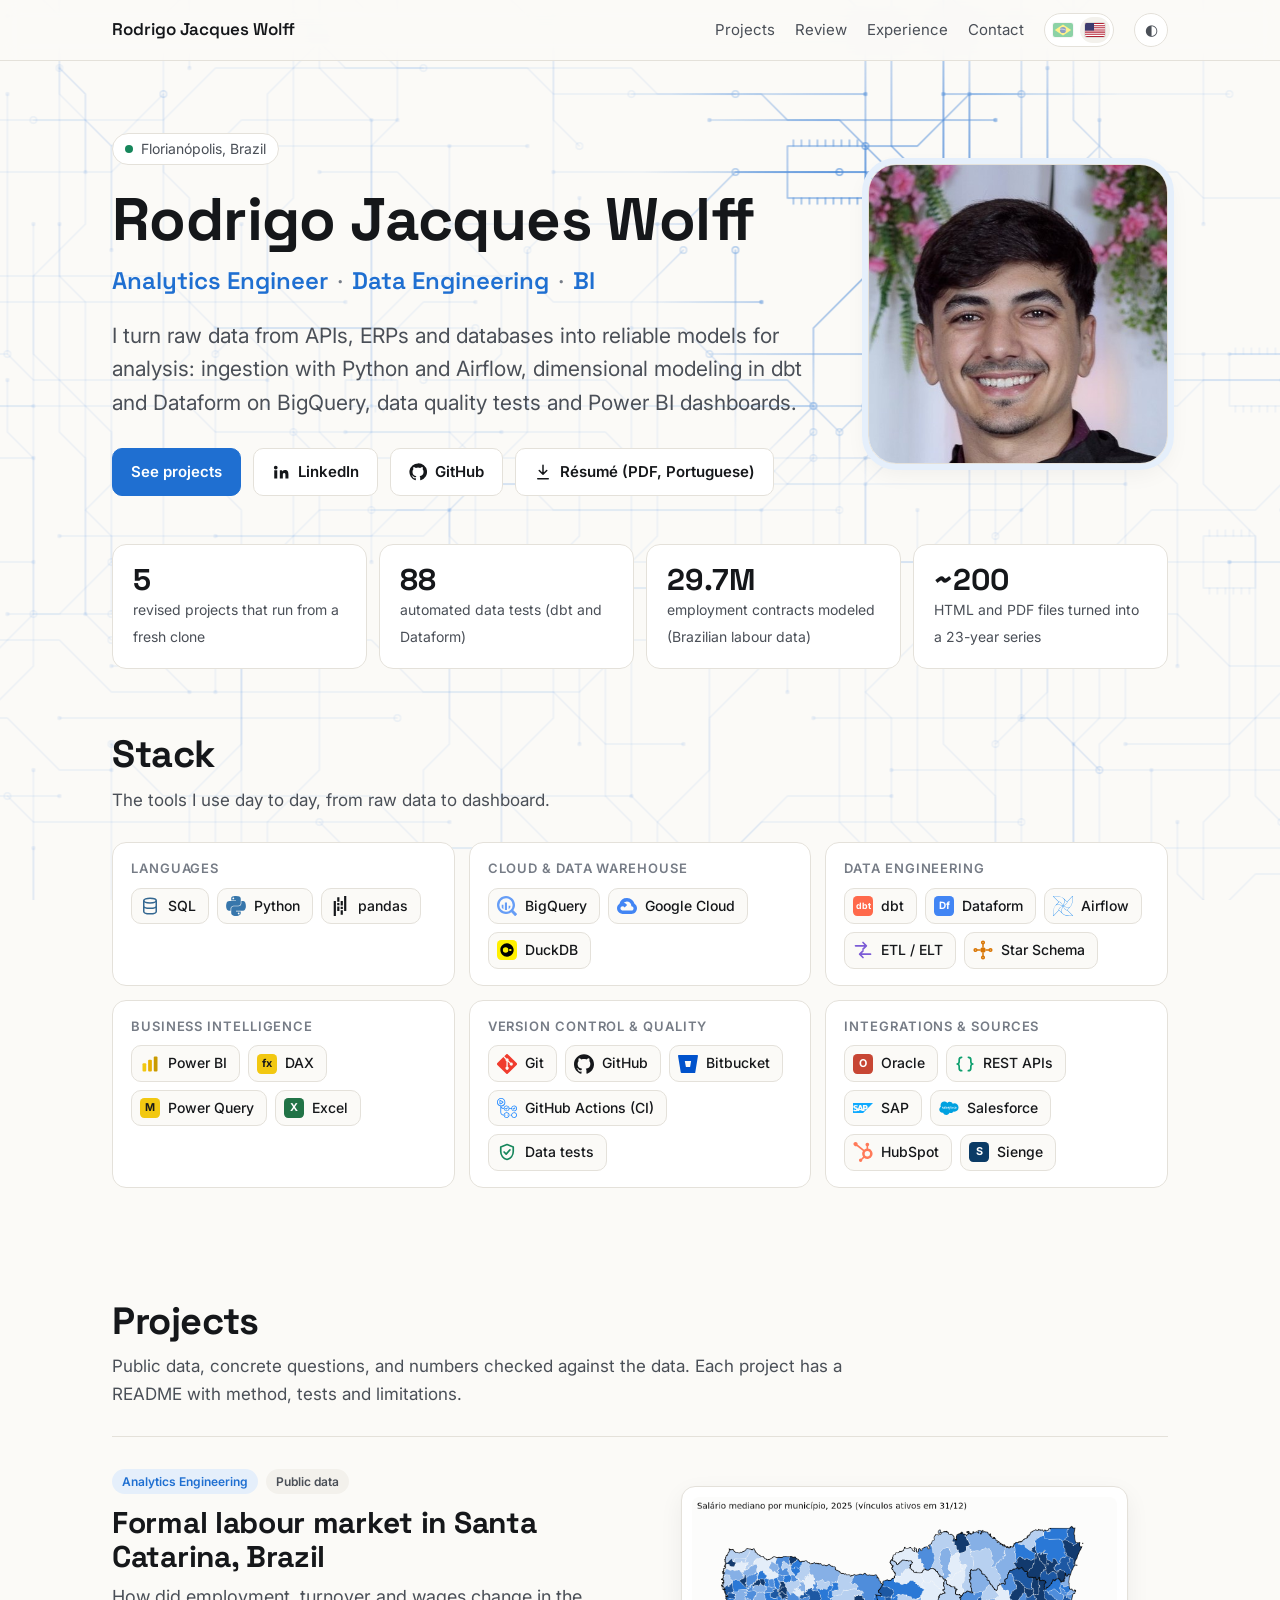
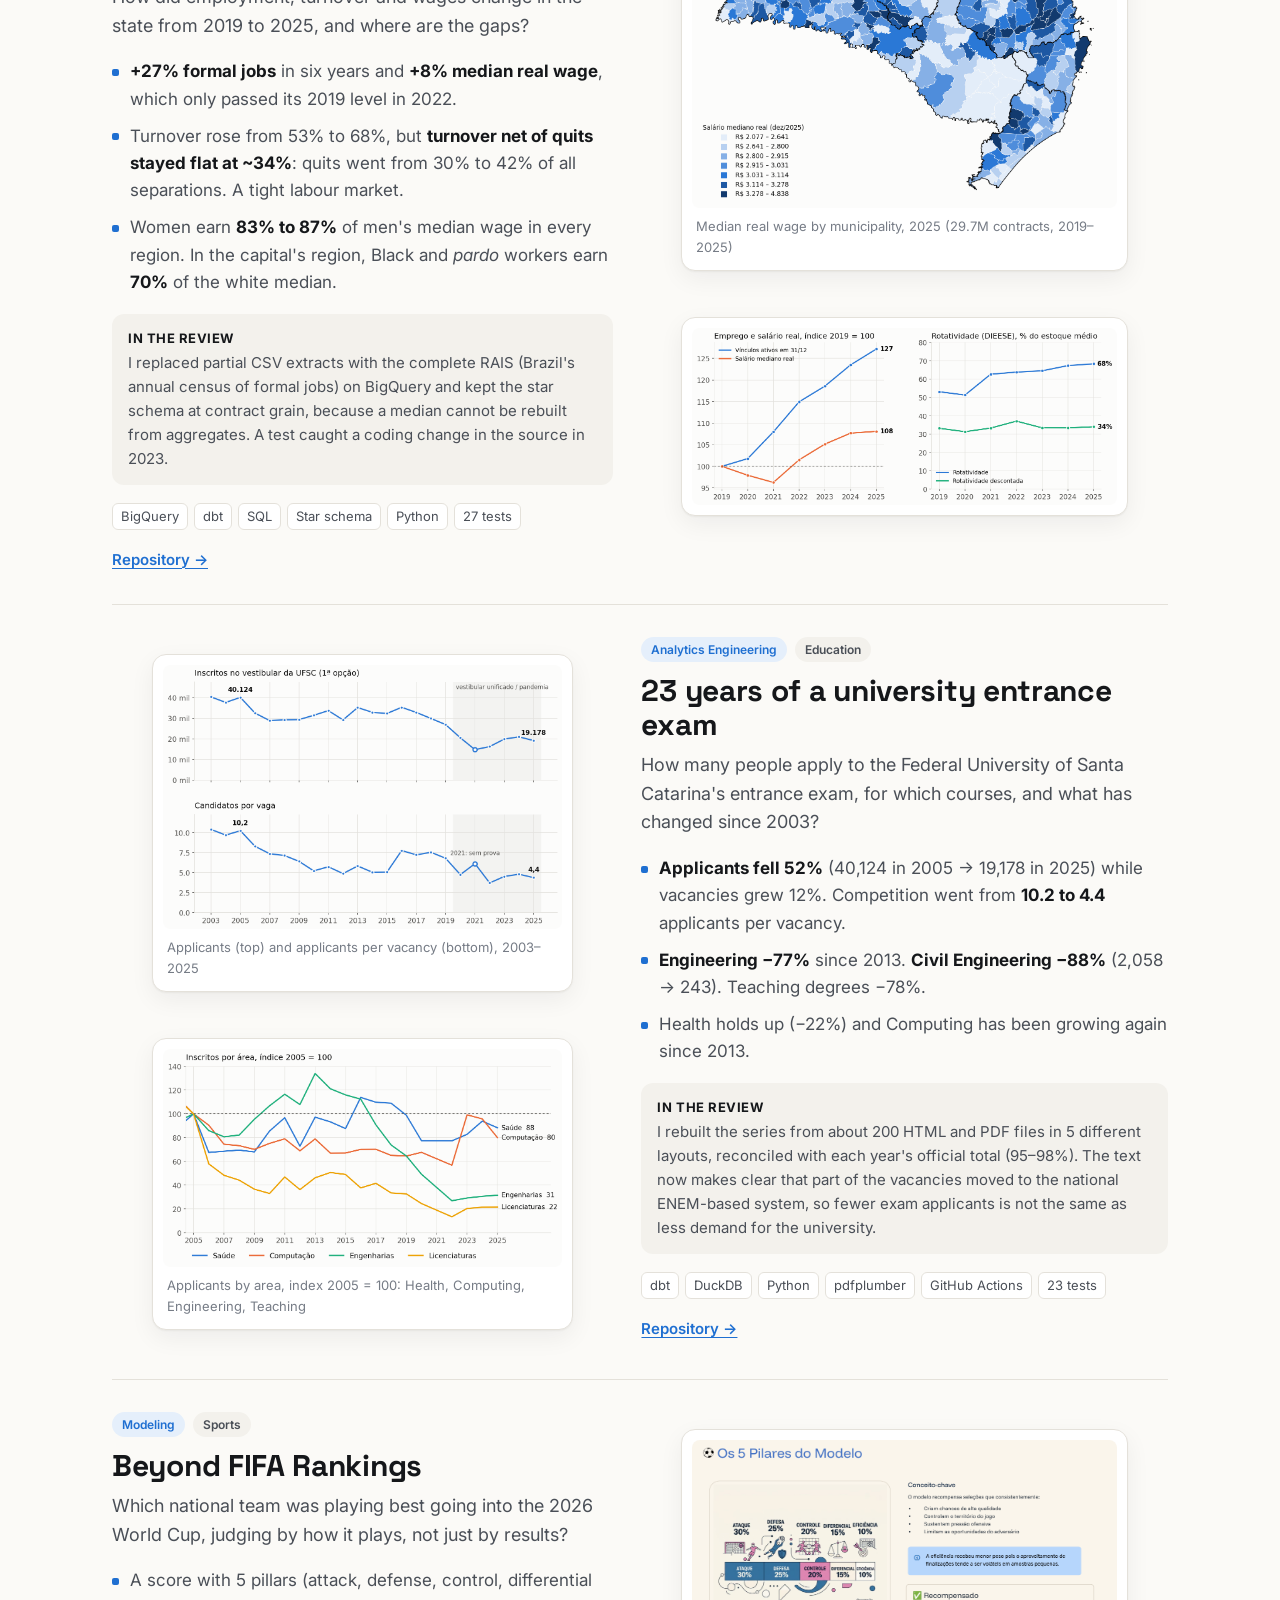
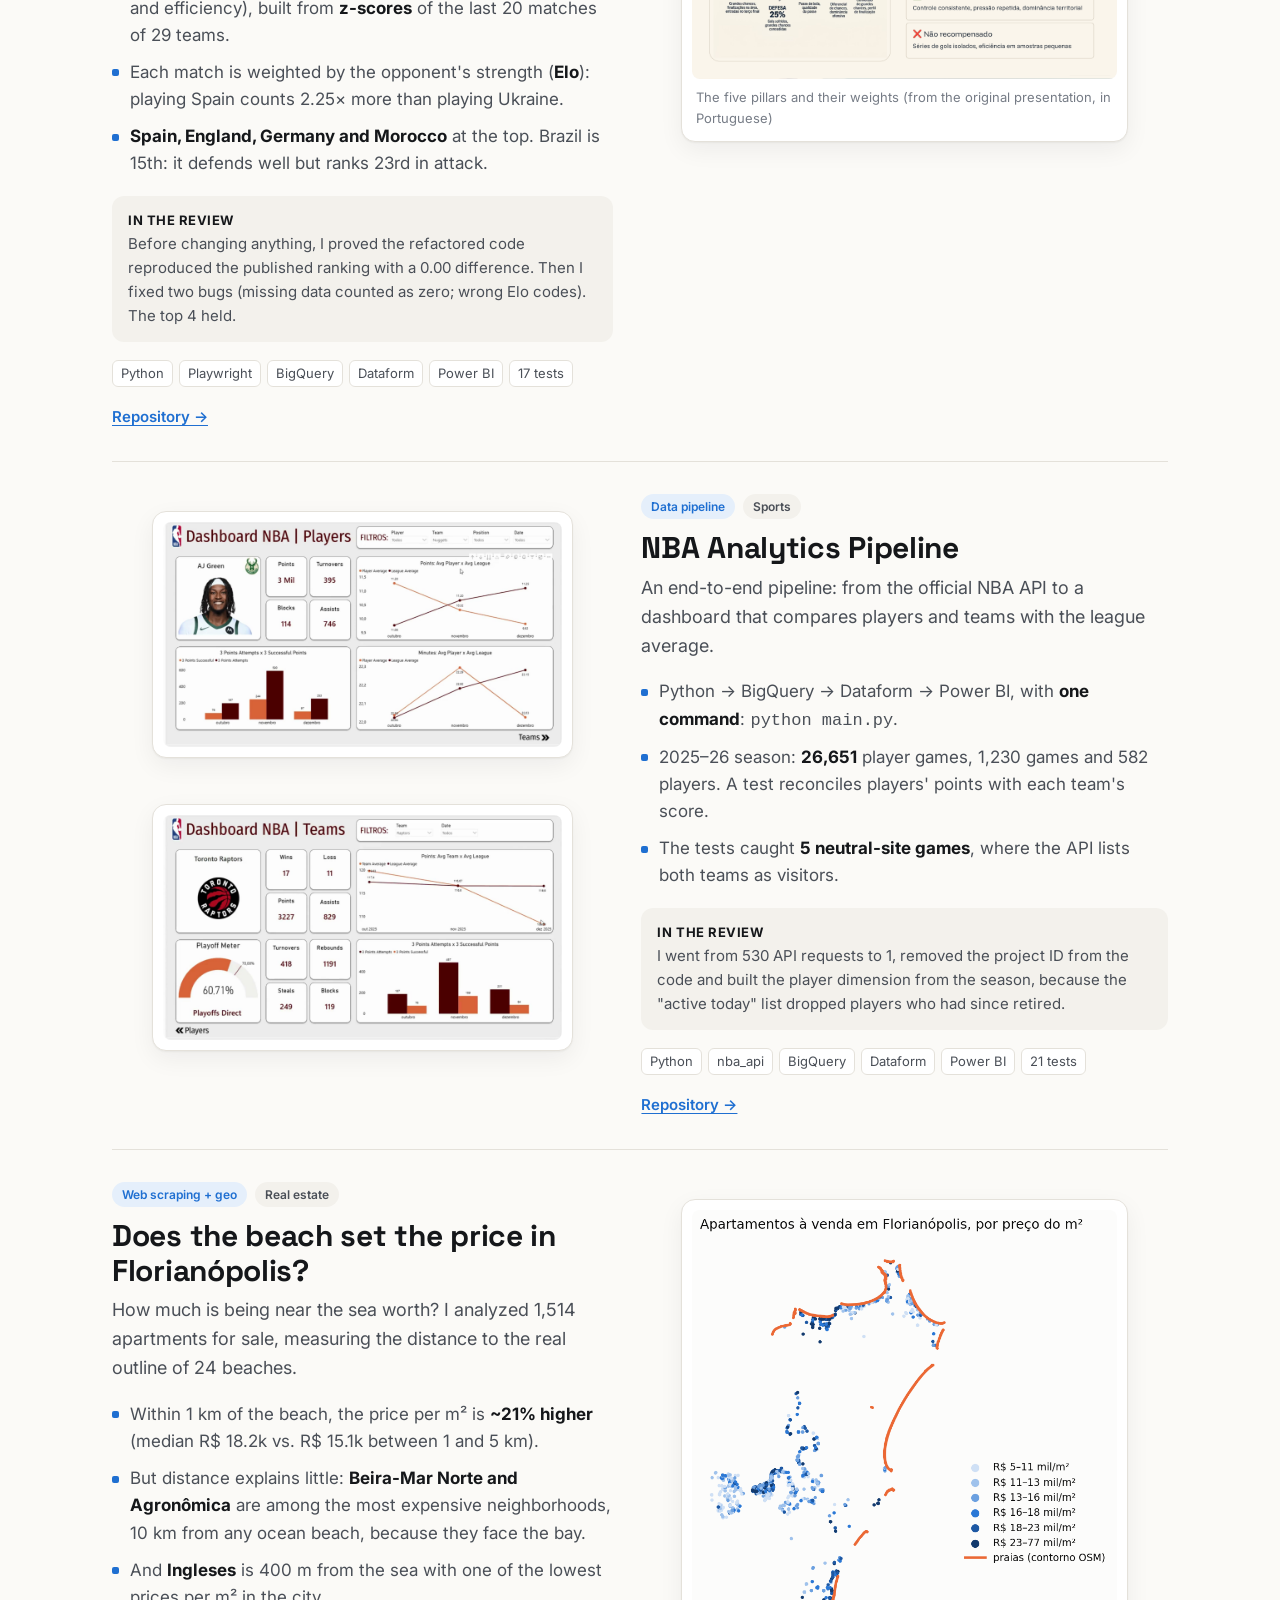
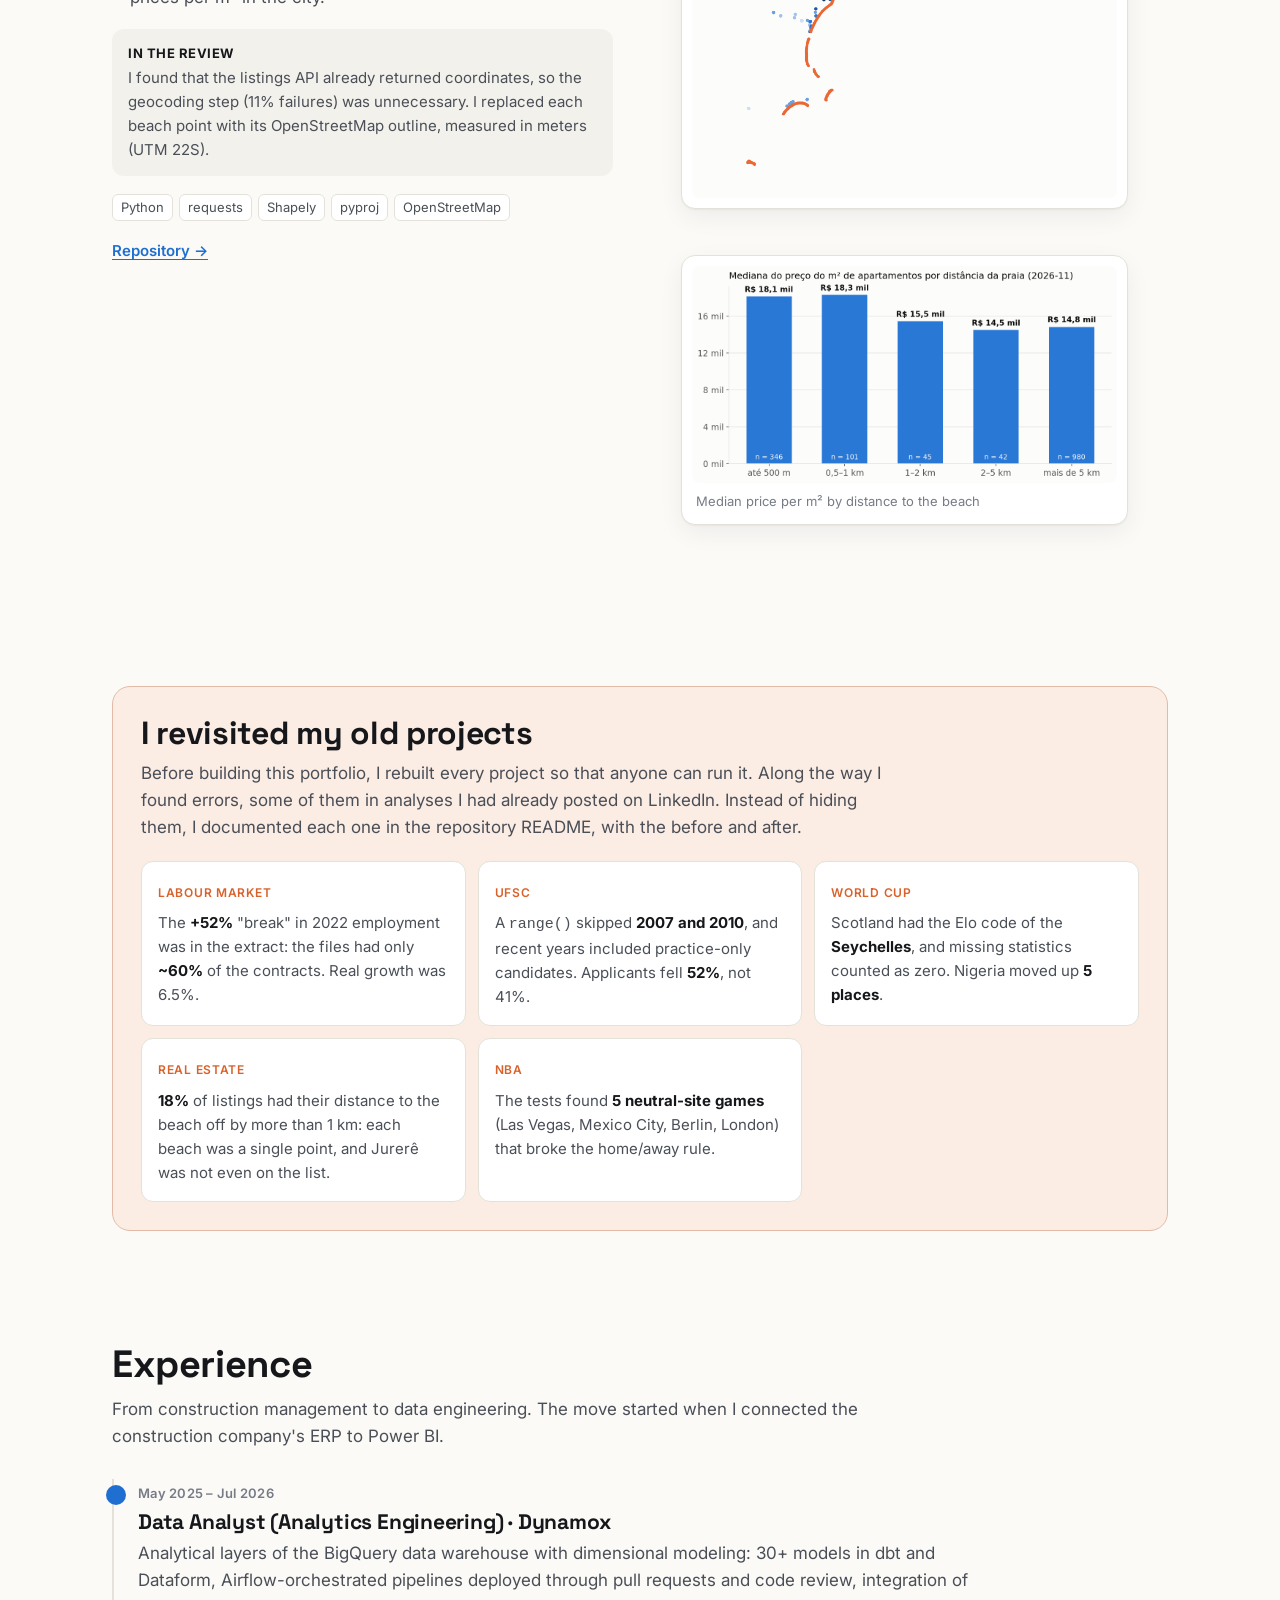
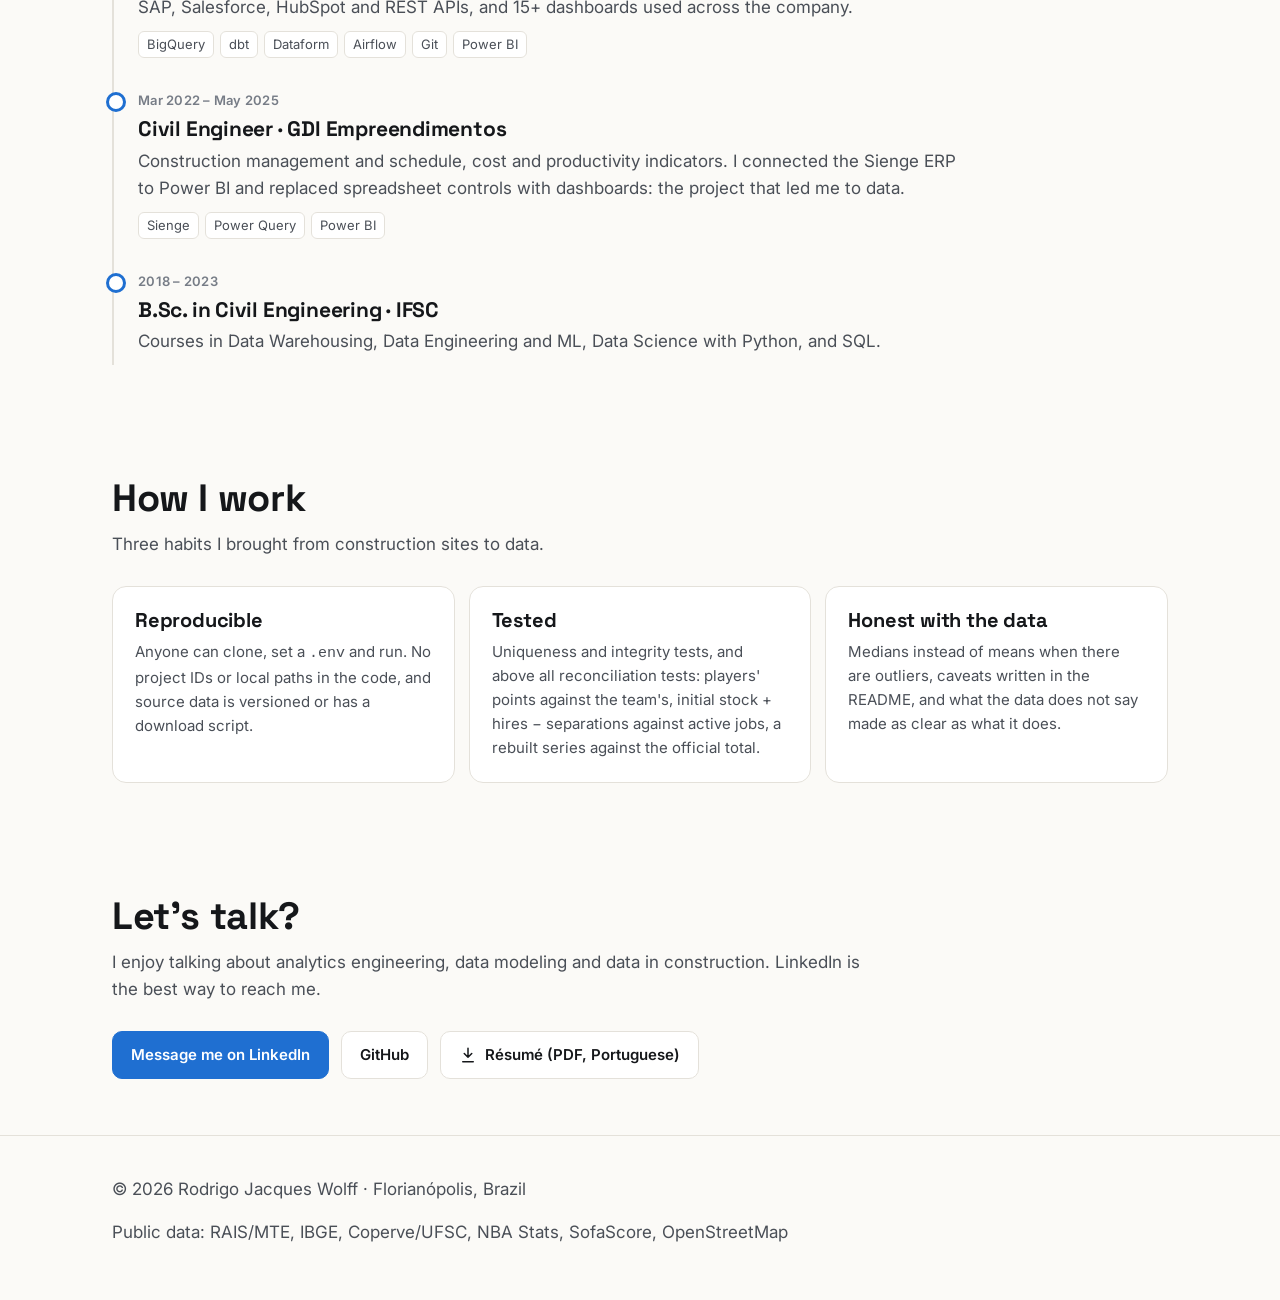
<file: en/index.html>
<!doctype html>
<html lang="en">
<head>
  <meta charset="utf-8">
  <meta name="viewport" content="width=device-width, initial-scale=1">
  <title>Rodrigo Jacques Wolff · Data Portfolio</title>
  <meta name="description" content="Civil engineer turned Analytics Engineer. Five reproducible data projects with automated tests: Brazilian labour market (RAIS), UFSC entrance exam, World Cup, NBA and real estate.">
  <meta property="og:title" content="Rodrigo Jacques Wolff · Data Portfolio">
  <meta property="og:description" content="Five reproducible, tested data projects. I revisited all of them and fixed what was wrong.">
  <meta property="og:image" content="https://rodrigojacquesw.github.io/assets/img/og.png">
  <meta property="og:image:width" content="1200">
  <meta property="og:image:height" content="630">
  <meta property="og:url" content="https://rodrigojacquesw.github.io/en/">
  <meta property="og:locale" content="en_US">
  <meta name="twitter:card" content="summary_large_image">
  <meta property="og:type" content="website">
  <link rel="preconnect" href="https://fonts.googleapis.com">
  <link rel="preconnect" href="https://fonts.gstatic.com" crossorigin>
  <link href="https://fonts.googleapis.com/css2?family=Inter:wght@400;500;600&family=Space+Grotesk:wght@500;600;700&display=swap" rel="stylesheet">
  <link rel="stylesheet" href="../assets/css/style.css">
  <link rel="alternate" hreflang="pt-BR" href="https://rodrigojacquesw.github.io/">
  <link rel="alternate" hreflang="en" href="https://rodrigojacquesw.github.io/en/">
  <link rel="icon" href="data:image/svg+xml,<svg xmlns='http://www.w3.org/2000/svg' viewBox='0 0 32 32'><rect width='32' height='32' rx='8' fill='%231f6fd1'/><text x='16' y='22' font-family='Arial' font-size='15' font-weight='700' fill='white' text-anchor='middle'>RW</text></svg>">
</head>
<body>
<canvas id="circuit" aria-hidden="true"></canvas>

<nav class="nav">
  <div class="wrap">
    <a class="brand" href="#">Rodrigo Jacques Wolff</a>
    <div class="nav-links">
      <a href="#projects" class="hide-xxs">Projects</a>
      <a href="#review" class="hide-sm">Review</a>
      <a href="#experience" class="hide-sm">Experience</a>
      <a href="#contact" class="hide-xs">Contact</a>
      <div class="lang" role="group" aria-label="Idioma / Language"><a href="../index.html" hreflang="pt-BR" aria-label="Português" title="Português"><svg viewBox="0 0 20 14" aria-hidden="true"><rect width="20" height="14" fill="#009c3b"/><path d="M10 1.6 18.2 7 10 12.4 1.8 7z" fill="#ffdf00"/><circle cx="10" cy="7" r="3.1" fill="#002776"/><path d="M7.1 6.3c1.9-.4 4-.1 5.8.9" stroke="#fff" stroke-width=".6" fill="none"/></svg></a><a href="index.html" hreflang="en" aria-current="true" aria-label="English" title="English"><svg viewBox="0 0 20 14" aria-hidden="true"><rect width="20" height="14" fill="#b22234"/><path d="M0 1.6h20M0 3.75h20M0 5.9h20M0 8.05h20M0 10.2h20M0 12.35h20" stroke="#fff" stroke-width="1.08"/><rect width="9" height="7.55" fill="#3c3b6e"/></svg></a></div>
      <button class="theme-btn" id="theme" aria-label="Toggle light/dark theme">◐</button>
    </div>
  </div>
</nav>

<header class="hero">
  <div class="wrap">
    <div class="hero-grid">
    <div>
    <span class="eyebrow"><span class="dot"></span>Florianópolis, Brazil</span>
    <h1>Rodrigo Jacques Wolff</h1>
    <p class="role">Analytics Engineer <span>·</span> Data Engineering <span>·</span> BI</p>
    <p class="lead">I turn raw data from APIs, ERPs and databases into reliable models for analysis: ingestion with Python and Airflow, dimensional modeling in dbt and Dataform on BigQuery, data quality tests and Power BI dashboards.</p>
    <div class="btns">
      <a class="btn primary" href="#projects">See projects</a>
      <a class="btn" href="https://www.linkedin.com/in/rodrigo-jacques-wolff/" target="_blank" rel="noopener">
        <svg viewBox="0 0 24 24" fill="currentColor" aria-hidden="true"><path d="M4.98 3.5a2.5 2.5 0 1 1 0 5 2.5 2.5 0 0 1 0-5ZM3 9.75h4v11H3v-11Zm6.5 0h3.8v1.5h.06c.53-1 1.83-2.05 3.77-2.05 4.03 0 4.77 2.65 4.77 6.1v5.45h-4v-4.83c0-1.15-.02-2.63-1.6-2.63-1.6 0-1.85 1.25-1.85 2.55v4.91h-4v-11Z"/></svg>LinkedIn</a>
      <a class="btn" href="https://github.com/RodrigoJacquesW" target="_blank" rel="noopener">
        <svg viewBox="0 0 24 24" fill="currentColor" aria-hidden="true"><path d="M12 .5A11.5 11.5 0 0 0 8.36 22.9c.58.1.79-.25.79-.56v-2c-3.2.7-3.88-1.37-3.88-1.37-.53-1.33-1.28-1.69-1.28-1.69-1.05-.71.08-.7.08-.7 1.16.08 1.77 1.19 1.77 1.19 1.03 1.76 2.7 1.25 3.36.96.1-.75.4-1.25.73-1.54-2.56-.29-5.25-1.28-5.25-5.68 0-1.26.45-2.28 1.19-3.09-.12-.29-.52-1.46.11-3.05 0 0 .97-.31 3.17 1.18a11 11 0 0 1 5.77 0c2.2-1.49 3.17-1.18 3.17-1.18.63 1.59.23 2.76.11 3.05.74.81 1.19 1.83 1.19 3.09 0 4.41-2.7 5.38-5.27 5.67.41.36.78 1.06.78 2.14v3.17c0 .31.21.67.8.56A11.5 11.5 0 0 0 12 .5Z"/></svg>GitHub</a>
      <a class="btn" href="../assets/Curriculo-Rodrigo-Jacques-Wolff.pdf" target="_blank" rel="noopener"><svg viewBox="0 0 24 24" fill="none" stroke="currentColor" stroke-width="2" stroke-linecap="round" stroke-linejoin="round" aria-hidden="true"><path d="M12 3v12M7 10l5 5 5-5M5 21h14"/></svg>Résumé (PDF, Portuguese)</a>
    </div>
    </div>
    <figure class="portrait"><img src="../assets/img/rodrigo.jpg" alt="Photo of Rodrigo Jacques Wolff" width="480" height="480"></figure>
    </div>
    <div class="stats">
      <div class="stat"><b>5</b><span>revised projects that run from a fresh clone</span></div>
      <div class="stat"><b>88</b><span>automated data tests (dbt and Dataform)</span></div>
      <div class="stat"><b>29.7M</b><span>employment contracts modeled (Brazilian labour data)</span></div>
      <div class="stat"><b>~200</b><span>HTML and PDF files turned into a 23-year series</span></div>
    </div>
  </div>
</header>

<!-- stack:start -->
<section id="stack">
  <div class="wrap">
    <div class="section-head">
      <h2>Stack</h2>
      <p>The tools I use day to day, from raw data to dashboard.</p>
    </div>
    <div class="skills">
      <div class="skill-group"><h3>Languages</h3><ul><li class="skill"><svg viewBox="0 0 24 24" aria-hidden="true" fill="none" stroke="#336791" stroke-width="1.8"><ellipse cx="12" cy="5.5" rx="7.5" ry="2.8"/><path d="M4.5 5.5v13c0 1.5 3.4 2.8 7.5 2.8s7.5-1.3 7.5-2.8v-13M4.5 12c0 1.5 3.4 2.8 7.5 2.8s7.5-1.3 7.5-2.8"/></svg><span>SQL</span></li><li class="skill"><svg viewBox="0 0 24 24" aria-hidden="true"><path fill="#3776AB" d="M11.858 0c-.978.005-1.913.088-2.736.234C6.7.662 6.26 1.558 6.26 3.21v2.182h5.725v.727H4.111c-1.664 0-3.121 1-3.577 2.903-.526 2.181-.549 3.542 0 5.82.407 1.694 1.379 2.902 3.043 2.902h1.969v-2.616c0-1.89 1.635-3.557 3.576-3.557h5.72c1.591 0 2.862-1.31 2.862-2.91v-5.45c0-1.553-1.309-2.718-2.863-2.977A18 18 0 0 0 11.858 0M8.762 1.755c.591 0 1.074.491 1.074 1.095 0 .601-.483 1.087-1.074 1.087A1.08 1.08 0 0 1 7.688 2.85c0-.604.48-1.095 1.074-1.095m9.656 4.364v2.543c0 1.971-1.671 3.63-3.577 3.63H9.122c-1.566 0-2.862 1.34-2.862 2.91v5.452c0 1.551 1.349 2.464 2.862 2.91 1.813.532 3.55.628 5.72 0 1.44-.418 2.862-1.258 2.862-2.91V18.47h-5.719v-.727h8.582c1.664 0 2.284-1.16 2.862-2.903.598-1.793.573-3.518 0-5.819-.41-1.656-1.196-2.903-2.862-2.903zm-3.216 13.807a1.08 1.08 0 0 1 1.074 1.088c0 .604-.48 1.094-1.074 1.094-.592 0-1.075-.49-1.075-1.094 0-.601.483-1.088 1.075-1.088"/></svg><span>Python</span></li><li class="skill"><svg viewBox="0 0 24 24" aria-hidden="true"><path fill="currentColor" d="M16.922 0h2.623v18.104h-2.623zm-4.126 12.94h2.623v2.57h-2.623zm0-7.037h2.623v5.446h-2.623zm0 11.197h2.623v5.446h-2.623zM4.456 5.896h2.622V24H4.455zm4.213 2.559h2.623v2.57H8.67zm0 4.151h2.623v5.447H8.67zm0-11.187h2.623v5.446H8.67Z"/></svg><span>pandas</span></li></ul></div>
      <div class="skill-group"><h3>Cloud & Data Warehouse</h3><ul><li class="skill"><svg viewBox="0 0 24 24" aria-hidden="true"><path fill="#669DF6" d="M5.676 10.595h2.052v5.244a5.892 5.892 0 0 1-2.052-2.088v-3.156zm18.179 10.836a.504.504 0 0 1 0 .708l-1.716 1.716a.504.504 0 0 1-.708 0l-4.248-4.248a.206.206 0 0 1-.007-.007c-.02-.02-.028-.045-.043-.066a10.736 10.736 0 0 1-6.334 2.065C4.835 21.599 0 16.764 0 10.799S4.835 0 10.8 0s10.799 4.835 10.799 10.8c0 2.369-.772 4.553-2.066 6.333.025.017.052.028.074.05l4.248 4.248zm-5.028-10.632a8.015 8.015 0 1 0-8.028 8.028h.024a8.016 8.016 0 0 0 8.004-8.028zm-4.86 4.98a6.002 6.002 0 0 0 2.04-2.184v-1.764h-2.04v3.948zm-4.5.948c.442.057.887.08 1.332.072.4.025.8.025 1.2 0V7.692H9.468v9.035z"/></svg><span>BigQuery</span></li><li class="skill"><svg viewBox="0 0 24 24" aria-hidden="true"><path fill="#4285F4" d="M12.19 2.38a9.344 9.344 0 0 0-9.234 6.893c.053-.02-.055.013 0 0-3.875 2.551-3.922 8.11-.247 10.941l.006-.007-.007.03a6.717 6.717 0 0 0 4.077 1.356h5.173l.03.03h5.192c6.687.053 9.376-8.605 3.835-12.35a9.365 9.365 0 0 0-2.821-4.552l-.043.043.006-.05A9.344 9.344 0 0 0 12.19 2.38zm-.358 4.146c1.244-.04 2.518.368 3.486 1.15a5.186 5.186 0 0 1 1.862 4.078v.518c3.53-.07 3.53 5.262 0 5.193h-5.193l-.008.009v-.04H6.785a2.59 2.59 0 0 1-1.067-.23h.001a2.597 2.597 0 1 1 3.437-3.437l3.013-3.012A6.747 6.747 0 0 0 8.11 8.24c.018-.01.04-.026.054-.023a5.186 5.186 0 0 1 3.67-1.69z"/></svg><span>Google Cloud</span></li><li class="skill"><svg viewBox="0 0 24 24" aria-hidden="true"><rect width="24" height="24" rx="5" fill="#FFF000"/><path transform="translate(4 4) scale(.6667)" fill="#000000" d="M12 0C5.363 0 0 5.363 0 12s5.363 12 12 12 12-5.363 12-12S18.637 0 12 0zM9.502 7.03a4.974 4.974 0 0 1 4.97 4.97 4.974 4.974 0 0 1-4.97 4.97A4.974 4.974 0 0 1 4.532 12a4.974 4.974 0 0 1 4.97-4.97zm6.563 3.183h2.351c.98 0 1.787.782 1.787 1.762s-.807 1.789-1.787 1.789h-2.351v-3.551z"/></svg><span>DuckDB</span></li></ul></div>
      <div class="skill-group"><h3>Data Engineering</h3><ul><li class="skill"><svg viewBox="0 0 24 24" aria-hidden="true"><rect width="24" height="24" rx="5" fill="#FF694B"/><text x="12" y="15.6" text-anchor="middle" font-family="Inter,Arial,sans-serif" font-weight="700" font-size="10.5" fill="#ffffff">dbt</text></svg><span>dbt</span></li><li class="skill"><svg viewBox="0 0 24 24" aria-hidden="true"><rect width="24" height="24" rx="5" fill="#4285F4"/><text x="12" y="15.6" text-anchor="middle" font-family="Inter,Arial,sans-serif" font-weight="700" font-size="12" fill="#ffffff">Df</text></svg><span>Dataform</span></li><li class="skill"><svg viewBox="0 0 24 24" aria-hidden="true"><path fill="#017CEE" d="M17.195 16.822l4.002-4.102C23.55 10.308 23.934 5.154 24 .43a.396.396 0 0 0-.246-.373.392.392 0 0 0-.437.09l-6.495 6.658-4.102-4.003C10.309.45 5.154.066.43 0H.423a.397.397 0 0 0-.277.683l6.658 6.494-4.003 4.103C.45 13.692.065 18.846 0 23.57a.398.398 0 0 0 .683.282l6.494-6.657 3.934 3.837.17.165c2.41 2.353 7.565 2.737 12.288 2.803h.006a.397.397 0 0 0 .277-.683l-6.657-6.495zm-.409-9.476c.04.115.05.24.031.344-.17.96-1.593 2.538-4.304 3.87a.597.597 0 0 0-.08-.079c1.432-3.155 1.828-5.61 1.175-7.322l3.058 2.984.12.203zm-.131 9.44a.73.73 0 0 1-.347.031c-.96-.171-2.537-1.594-3.87-4.307a.656.656 0 0 0 .08-.078l-.001.001c3.155 1.432 5.61 1.83 7.324 1.174l-2.969 3.043M23.568.392a.05.05 0 0 1 .052-.011c.018.006.03.024.029.043-.065 4.655-.437 9.726-2.703 12.05-1.53 1.565-4.326 1.419-8.283-.377.006-.037.021-.07.02-.108 0-.044-.017-.082-.026-.123 2.83-1.39 4.315-3.037 4.506-4.115.057-.322-.009-.542-.102-.688l6.507-6.67V.392zM.393.43A.045.045 0 0 1 .382.38C.39.36.403.343.425.35c4.655.065 9.727.438 12.05 2.703l.002.002c1.56 1.527 1.415 4.323-.379 8.28-.033-.005-.062-.02-.097-.02h-.008c-.045.001-.084.019-.126.027-1.39-2.83-3.037-4.314-4.115-4.506-.323-.057-.542.01-.688.103L.393.43zm11.94 11.563a.331.331 0 0 1-.327.335H12a.332.332 0 0 1-.004-.661c.172.016.333.144.335.326h.002zm-5.12 4.661a.722.722 0 0 1-.03-.345c.17-.96 1.595-2.54 4.309-3.873.013.016.019.035.033.05.013.012.03.017.044.028-1.434 3.158-1.83 5.613-1.177 7.326l-3.041-2.967m-.006-9.659a.735.735 0 0 1 .345-.031c.961.17 2.54 1.594 3.871 4.306a.597.597 0 0 0-.079.08c-2.167-.983-4.007-1.484-5.498-1.484-.68 0-1.289.103-1.825.308L7.128 7.35M.43 23.607c-.018.018-.038.015-.052.01-.019-.007-.028-.021-.028-.043.065-4.654.437-9.725 2.703-12.049 1.527-1.565 4.325-1.419 8.286.378-.006.035-.02.067-.02.104 0 .043.018.083.026.124-2.831 1.391-4.317 3.04-4.51 4.117-.057.322.01.542.103.688L.43 23.607zm23.144.042c-4.655-.065-9.726-.437-12.05-2.703l-.005-.006c-1.56-1.526-1.412-4.322.383-8.279.033.005.064.02.098.02h.009c.043 0 .08-.018.122-.027 1.39 2.832 3.036 4.317 4.115 4.51.083.014.16.021.23.021a.776.776 0 0 0 .45-.133l6.68 6.516c.02.02.016.04.01.052a.042.042 0 0 1-.042.029z"/></svg><span>Airflow</span></li><li class="skill"><svg viewBox="0 0 24 24" aria-hidden="true" fill="none" stroke="#7c5cd6" stroke-width="2" stroke-linecap="round" stroke-linejoin="round"><path d="M3 7h13M12 3l4 4-4 4M21 17H8M12 13l-4 4 4 4"/></svg><span>ETL / ELT</span></li><li class="skill"><svg viewBox="0 0 24 24" aria-hidden="true" fill="none" stroke="#d97706" stroke-width="1.8" stroke-linejoin="round"><circle cx="12" cy="12" r="3.2" fill="#d97706" stroke="none"/><path d="M12 8.8V3M12 15.2V21M8.8 12H3M15.2 12H21"/><circle cx="12" cy="3" r="1.6"/><circle cx="12" cy="21" r="1.6"/><circle cx="3" cy="12" r="1.6"/><circle cx="21" cy="12" r="1.6"/></svg><span>Star Schema</span></li></ul></div>
      <div class="skill-group"><h3>Business Intelligence</h3><ul><li class="skill"><svg viewBox="0 0 24 24" aria-hidden="true"><rect x="3" y="11" width="4.5" height="10" rx="1.2" fill="#F2C811"/><rect x="9.75" y="7" width="4.5" height="14" rx="1.2" fill="#E8B100"/><rect x="16.5" y="3" width="4.5" height="18" rx="1.2" fill="#C99A00"/></svg><span>Power BI</span></li><li class="skill"><svg viewBox="0 0 24 24" aria-hidden="true"><rect width="24" height="24" rx="5" fill="#F2C811"/><text x="12" y="15.6" text-anchor="middle" font-family="Inter,Arial,sans-serif" font-weight="700" font-size="13" fill="#1a1a1a">fx</text></svg><span>DAX</span></li><li class="skill"><svg viewBox="0 0 24 24" aria-hidden="true"><rect width="24" height="24" rx="5" fill="#F2C811"/><text x="12" y="15.6" text-anchor="middle" font-family="Inter,Arial,sans-serif" font-weight="700" font-size="13" fill="#1a1a1a">M</text></svg><span>Power Query</span></li><li class="skill"><svg viewBox="0 0 24 24" aria-hidden="true"><rect width="24" height="24" rx="5" fill="#217346"/><text x="12" y="15.6" text-anchor="middle" font-family="Inter,Arial,sans-serif" font-weight="700" font-size="13" fill="#ffffff">X</text></svg><span>Excel</span></li></ul></div>
      <div class="skill-group"><h3>Version control & Quality</h3><ul><li class="skill"><svg viewBox="0 0 24 24" aria-hidden="true"><path fill="#F03C2E" d="M13.09 23.549a1.54 1.54 0 0 1-2.18 0L.451 13.089a1.54 1.54 0 0 1 0-2.179l7.191-7.19 2.733 2.733a1.85 1.85 0 0 0 .964 2.326v6.66a1.849 1.849 0 1 0 1.54 0V8.957l2.508 2.508a1.85 1.85 0 1 0 1.09-1.09l-2.634-2.634a1.85 1.85 0 0 0-2.378-2.377L8.73 2.63 10.91.451a1.54 1.54 0 0 1 2.179 0l10.459 10.46a1.54 1.54 0 0 1 0 2.179z"/></svg><span>Git</span></li><li class="skill"><svg viewBox="0 0 24 24" aria-hidden="true"><path fill="currentColor" d="M12 .297c-6.63 0-12 5.373-12 12 0 5.303 3.438 9.8 8.205 11.385.6.113.82-.258.82-.577 0-.285-.01-1.04-.015-2.04-3.338.724-4.042-1.61-4.042-1.61C4.422 18.07 3.633 17.7 3.633 17.7c-1.087-.744.084-.729.084-.729 1.205.084 1.838 1.236 1.838 1.236 1.07 1.835 2.809 1.305 3.495.998.108-.776.417-1.305.76-1.605-2.665-.3-5.466-1.332-5.466-5.93 0-1.31.465-2.38 1.235-3.22-.135-.303-.54-1.523.105-3.176 0 0 1.005-.322 3.3 1.23.96-.267 1.98-.399 3-.405 1.02.006 2.04.138 3 .405 2.28-1.552 3.285-1.23 3.285-1.23.645 1.653.24 2.873.12 3.176.765.84 1.23 1.91 1.23 3.22 0 4.61-2.805 5.625-5.475 5.92.42.36.81 1.096.81 2.22 0 1.606-.015 2.896-.015 3.286 0 .315.21.69.825.57C20.565 22.092 24 17.592 24 12.297c0-6.627-5.373-12-12-12"/></svg><span>GitHub</span></li><li class="skill"><svg viewBox="0 0 24 24" aria-hidden="true"><path fill="#0052CC" d="M.778 1.213a.768.768 0 00-.768.892l3.263 19.81c.084.5.515.868 1.022.873H19.95a.772.772 0 00.77-.646l3.27-20.03a.768.768 0 00-.768-.891zM14.52 15.53H9.522L8.17 8.466h7.561z"/></svg><span>Bitbucket</span></li><li class="skill"><svg viewBox="0 0 24 24" aria-hidden="true"><path fill="#2088FF" d="M10.984 13.836a.5.5 0 0 1-.353-.146l-.745-.743a.5.5 0 1 1 .706-.708l.392.391 1.181-1.18a.5.5 0 0 1 .708.707l-1.535 1.533a.504.504 0 0 1-.354.146zm9.353-.147l1.534-1.532a.5.5 0 0 0-.707-.707l-1.181 1.18-.392-.391a.5.5 0 1 0-.706.708l.746.743a.497.497 0 0 0 .706-.001zM4.527 7.452l2.557-1.585A1 1 0 0 0 7.09 4.17L4.533 2.56A1 1 0 0 0 3 3.406v3.196a1.001 1.001 0 0 0 1.527.85zm2.03-2.436L4 6.602V3.406l2.557 1.61zM24 12.5c0 1.93-1.57 3.5-3.5 3.5a3.503 3.503 0 0 1-3.46-3h-2.08a3.503 3.503 0 0 1-3.46 3 3.502 3.502 0 0 1-3.46-3h-.558c-.972 0-1.85-.399-2.482-1.042V17c0 1.654 1.346 3 3 3h.04c.244-1.693 1.7-3 3.46-3 1.93 0 3.5 1.57 3.5 3.5S13.43 24 11.5 24a3.502 3.502 0 0 1-3.46-3H8c-2.206 0-4-1.794-4-4V9.899A5.008 5.008 0 0 1 0 5c0-2.757 2.243-5 5-5s5 2.243 5 5a5.005 5.005 0 0 1-4.952 4.998A2.482 2.482 0 0 0 7.482 12h.558c.244-1.693 1.7-3 3.46-3a3.502 3.502 0 0 1 3.46 3h2.08a3.503 3.503 0 0 1 3.46-3c1.93 0 3.5 1.57 3.5 3.5zm-15 8c0 1.378 1.122 2.5 2.5 2.5s2.5-1.122 2.5-2.5-1.122-2.5-2.5-2.5S9 19.122 9 20.5zM5 9c2.206 0 4-1.794 4-4S7.206 1 5 1 1 2.794 1 5s1.794 4 4 4zm9 3.5c0-1.378-1.122-2.5-2.5-2.5S9 11.122 9 12.5s1.122 2.5 2.5 2.5 2.5-1.122 2.5-2.5zm9 0c0-1.378-1.122-2.5-2.5-2.5S18 11.122 18 12.5s1.122 2.5 2.5 2.5 2.5-1.122 2.5-2.5zm-13 8a.5.5 0 1 0 1 0 .5.5 0 0 0-1 0zm2 0a.5.5 0 1 0 1 0 .5.5 0 0 0-1 0zm12 0c0 1.93-1.57 3.5-3.5 3.5a3.503 3.503 0 0 1-3.46-3.002c-.007.001-.013.005-.021.005l-.506.017h-.017a.5.5 0 0 1-.016-.999l.506-.017c.018-.002.035.006.052.007A3.503 3.503 0 0 1 20.5 17c1.93 0 3.5 1.57 3.5 3.5zm-1 0c0-1.378-1.122-2.5-2.5-2.5S18 19.122 18 20.5s1.122 2.5 2.5 2.5 2.5-1.122 2.5-2.5z"/></svg><span>GitHub Actions (CI)</span></li><li class="skill"><svg viewBox="0 0 24 24" aria-hidden="true" fill="none" stroke="#16865b" stroke-width="2" stroke-linecap="round" stroke-linejoin="round"><path d="M12 3l7.5 3v5.5c0 4.6-3.2 8.4-7.5 9.5-4.3-1.1-7.5-4.9-7.5-9.5V6z"/><path d="M8.5 12l2.5 2.5 4.5-5"/></svg><span>Data tests</span></li></ul></div>
      <div class="skill-group"><h3>Integrations & Sources</h3><ul><li class="skill"><svg viewBox="0 0 24 24" aria-hidden="true"><rect width="24" height="24" rx="5" fill="#C74634"/><text x="12" y="15.6" text-anchor="middle" font-family="Inter,Arial,sans-serif" font-weight="700" font-size="13" fill="#ffffff">O</text></svg><span>Oracle</span></li><li class="skill"><svg viewBox="0 0 24 24" aria-hidden="true" fill="none" stroke="#0e9f6e" stroke-width="2" stroke-linecap="round" stroke-linejoin="round"><path d="M8 4c-2 0-3 1-3 3v2c0 1.5-1 3-2.5 3C4 12 5 13.5 5 15v2c0 2 1 3 3 3M16 4c2 0 3 1 3 3v2c0 1.5 1 3 2.5 3-1.5 0-2.5 1.5-2.5 3v2c0 2-1 3-3 3"/></svg><span>REST APIs</span></li><li class="skill"><svg viewBox="0 0 24 24" aria-hidden="true"><path fill="#0FAAFF" d="M0 6.064v11.872h12.13L24 6.064zm3.264 2.208h.005c.863.001 1.915.245 2.676.633l-.82 1.43c-.835-.404-1.255-.442-1.73-.467-.708-.038-1.064.215-1.069.488-.007.332.669.633 1.305.838.964.306 2.19.715 2.377 1.9L7.77 8.437h2.046l2.064 5.576-.007-5.575h2.37c2.257 0 3.318.764 3.318 2.519 0 1.575-1.09 2.514-2.936 2.514h-.763l-.01 2.094-3.588-.003-.25-.908c-.37.122-.787.189-1.23.189-.456 0-.885-.071-1.263-.2l-.358.919-2 .006.09-.462c-.029.025-.057.05-.087.074-.535.43-1.208.629-2.037.644l-.213.002a5.075 5.075 0 0 1-2.581-.675l.73-1.448c.79.467 1.286.572 1.956.558.347-.007.598-.07.761-.239a.557.557 0 0 0 .156-.369c.007-.376-.53-.553-1.185-.756-.531-.164-1.135-.389-1.606-.735-.559-.41-.825-.924-.812-1.65a1.99 1.99 0 0 1 .566-1.377c.519-.537 1.357-.863 2.363-.863zm10.597 1.67v1.904h.521c.694 0 1.247-.23 1.248-.964 0-.709-.554-.94-1.248-.94zm-5.087.767l-.748 2.362c.223.085.481.133.757.133.268 0 .52-.047.742-.126l-.736-2.37z"/></svg><span>SAP</span></li><li class="skill"><svg aria-hidden="true" xmlns="http://www.w3.org/2000/svg" viewBox="0 0 128 128"><path fill="#00A1E0" d="M53.01 31.44c3.98-4.14 9.51-6.71 15.64-6.71 8.14 0 15.24 4.54 19.02 11.28a26.26 26.26 0 0110.75-2.29c14.68 0 26.58 12.01 26.58 26.81 0 14.81-11.9 26.82-26.58 26.82-1.79 0-3.54-.18-5.24-.52-3.33 5.94-9.68 9.95-16.96 9.95-3.05 0-5.93-.7-8.5-1.96-3.38 7.94-11.24 13.51-20.41 13.51-9.55 0-17.68-6.04-20.8-14.51-1.36.29-2.78.44-4.23.44-11.37 0-20.58-9.31-20.58-20.79 0-7.7 4.14-14.42 10.29-18.01a23.727 23.727 0 01-1.97-9.51c0-13.21 10.72-23.92 23.95-23.92 7.76-.01 14.67 3.69 19.04 9.41"/><path fill="#FFF" d="M19.56 66.78c-.08.2.03.24.05.28.23.17.47.29.7.43 1.26.67 2.44.86 3.69.86 2.53 0 4.1-1.35 4.1-3.51v-.04c0-2-1.77-2.73-3.44-3.25l-.22-.07c-1.25-.41-2.34-.76-2.34-1.58v-.04c0-.71.63-1.23 1.61-1.23 1.09 0 2.38.36 3.21.82 0 0 .24.16.33-.08.05-.13.47-1.26.51-1.38.05-.13-.04-.23-.12-.28-.95-.58-2.26-.97-3.62-.97h-.25c-2.31 0-3.93 1.4-3.93 3.4v.04c0 2.11 1.78 2.8 3.45 3.28l.27.08c1.22.37 2.27.7 2.27 1.55v.04c0 .78-.68 1.37-1.78 1.37-.43 0-1.79-.01-3.26-.94-.18-.1-.28-.18-.42-.26-.07-.05-.25-.12-.33.11l-.48 1.37zM56.59 66.78c-.08.2.03.24.05.28.23.17.47.29.7.43 1.26.67 2.44.86 3.69.86 2.53 0 4.1-1.35 4.1-3.51v-.04c0-2-1.77-2.73-3.44-3.25l-.22-.07c-1.25-.41-2.34-.76-2.34-1.58v-.04c0-.71.63-1.23 1.61-1.23 1.09 0 2.38.36 3.21.82 0 0 .24.16.33-.08.05-.13.47-1.26.51-1.38.05-.13-.04-.23-.12-.28-.95-.58-2.26-.97-3.62-.97h-.25c-2.31 0-3.93 1.4-3.93 3.4v.04c0 2.11 1.78 2.8 3.45 3.28l.27.08c1.22.37 2.27.7 2.27 1.55v.04c0 .78-.68 1.37-1.78 1.37-.43 0-1.79-.01-3.26-.94-.18-.1-.28-.18-.42-.26-.05-.03-.26-.11-.33.11l-.48 1.37zM81.86 62.54c0 1.22-.23 2.19-.68 2.87-.44.67-1.12 1-2.05 1-.94 0-1.61-.33-2.05-1-.44-.68-.67-1.65-.67-2.87 0-1.22.22-2.18.67-2.86.44-.67 1.11-.99 2.05-.99.94 0 1.61.32 2.06.99.44.67.67 1.63.67 2.86m2.11-2.27c-.21-.7-.53-1.32-.96-1.83a4.53 4.53 0 00-1.62-1.23c-.64-.3-1.41-.45-2.26-.45-.86 0-1.62.15-2.26.45-.65.3-1.19.72-1.62 1.23-.43.52-.75 1.13-.96 1.83-.21.7-.31 1.46-.31 2.27s.1 1.57.31 2.27.53 1.32.96 1.83c.43.52.98.93 1.62 1.22.65.29 1.41.44 2.26.44.86 0 1.62-.15 2.26-.44.64-.29 1.19-.71 1.62-1.22.43-.51.75-1.13.96-1.83.21-.7.31-1.46.31-2.27s-.1-1.58-.31-2.27M101.31 66.08c-.07-.21-.27-.13-.27-.13-.31.12-.63.23-.98.28-.35.05-.74.08-1.16.08-1.02 0-1.83-.3-2.42-.9-.58-.6-.91-1.57-.91-2.89 0-1.2.29-2.1.81-2.78.51-.68 1.3-1.03 2.34-1.03.87 0 1.54.1 2.23.32 0 0 .17.07.25-.15.18-.51.32-.88.52-1.44.06-.16-.08-.23-.13-.25-.27-.11-.92-.28-1.41-.35-.46-.07-.99-.11-1.58-.11-.89 0-1.68.15-2.35.45-.67.3-1.25.71-1.7 1.23a5.3 5.3 0 00-1.03 1.83c-.23.7-.34 1.46-.34 2.27 0 1.75.47 3.17 1.41 4.2.93 1.04 2.34 1.57 4.17 1.57 1.08 0 2.19-.22 2.99-.53 0 0 .15-.07.09-.25l-.53-1.42zM105.01 61.36c.1-.68.29-1.25.58-1.69.44-.67 1.1-1.04 2.04-1.04s1.56.37 2 1.04c.3.44.42 1.03.47 1.69h-5.09zm7.1-1.49c-.18-.68-.62-1.36-.92-1.67-.46-.5-.91-.84-1.36-1.03a5.2 5.2 0 00-2.05-.41c-.89 0-1.7.15-2.36.46-.66.31-1.21.73-1.65 1.26-.43.52-.76 1.15-.97 1.85-.21.7-.31 1.47-.31 2.28 0 .82.11 1.59.32 2.28.22.7.57 1.31 1.04 1.82.47.51 1.07.91 1.8 1.19.72.28 1.59.42 2.59.42 2.06-.01 3.15-.47 3.6-.71.08-.04.15-.12.06-.34l-.47-1.31c-.07-.19-.27-.12-.27-.12-.51.19-1.24.53-2.93.53-1.11 0-1.93-.33-2.44-.84-.53-.52-.79-1.29-.83-2.38l7.15.01s.19 0 .21-.19c.01-.1.25-1.49-.21-3.1zM47.77 61.36c.1-.68.29-1.25.58-1.69.44-.67 1.1-1.04 2.04-1.04s1.56.37 2 1.04c.29.44.42 1.03.47 1.69h-5.09zm7.11-1.49c-.18-.68-.62-1.36-.91-1.67-.46-.5-.91-.84-1.36-1.03a5.2 5.2 0 00-2.05-.41c-.89 0-1.7.15-2.36.46-.66.31-1.21.73-1.65 1.26-.43.52-.76 1.15-.97 1.85-.21.7-.31 1.47-.31 2.28 0 .82.11 1.59.32 2.28.22.7.57 1.31 1.04 1.82.47.51 1.07.91 1.8 1.19.72.28 1.59.42 2.59.42 2.06-.01 3.15-.47 3.6-.71.08-.04.15-.12.06-.34l-.47-1.31c-.07-.19-.27-.12-.27-.12-.51.19-1.24.53-2.93.53-1.11 0-1.93-.33-2.44-.84-.53-.52-.79-1.29-.83-2.38l7.15.01s.19 0 .21-.19c0-.1.24-1.49-.22-3.1zM32.32 66.04c-.28-.22-.32-.28-.41-.42-.14-.22-.21-.53-.21-.93 0-.63.21-1.08.64-1.38-.01 0 .61-.54 2.07-.52 1.02.01 1.94.17 1.94.17v3.25s-.91.19-1.93.26c-1.46.08-2.1-.43-2.1-.43m2.85-5.02c-.29-.02-.67-.03-1.12-.03-.61 0-1.2.08-1.76.23-.56.15-1.06.38-1.49.69-.43.31-.78.71-1.04 1.18-.25.47-.38 1.03-.38 1.65 0 .63.11 1.18.33 1.63.22.45.53.83.93 1.12.4.29.89.5 1.46.63.56.13 1.2.19 1.89.19.73 0 1.46-.06 2.17-.18.7-.12 1.56-.29 1.8-.35s.5-.13.5-.13c.18-.04.16-.23.16-.23v-6.54c0-1.43-.38-2.5-1.14-3.15-.75-.66-1.85-.99-3.28-.99-.54 0-1.4.07-1.91.18 0 0-1.56.3-2.2.8 0 0-.14.09-.06.28l.51 1.36c.06.18.23.12.23.12s.05-.02.12-.06c1.38-.75 3.11-.73 3.11-.73.77 0 1.37.15 1.77.46.39.3.59.75.59 1.7v.3c-.63-.08-1.19-.13-1.19-.13M92.81 57.34a.201.201 0 00-.11-.26c-.12-.05-.73-.18-1.2-.21-.9-.05-1.4.1-1.84.3-.44.2-.93.52-1.21.89v-.87c0-.12-.09-.22-.21-.22h-1.83c-.12 0-.21.1-.21.22v10.66c0 .12.1.22.22.22h1.88c.12 0 .22-.1.22-.22v-5.33c0-.71.08-1.43.24-1.88.15-.44.37-.8.63-1.05s.56-.43.88-.53c.33-.1.7-.14.96-.14.37 0 .79.1.79.1.14.02.21-.07.26-.19.11-.32.46-1.3.53-1.49"/><path fill="#FFF" d="M75.18 52.4c-.23-.07-.44-.12-.71-.17-.27-.05-.6-.07-.97-.07-1.29 0-2.31.37-3.03 1.09-.71.72-1.19 1.81-1.44 3.24l-.09.48h-1.62s-.2-.01-.24.21l-.27 1.49c-.02.14.04.23.23.23h1.58l-1.6 8.94c-.12.72-.27 1.31-.43 1.76-.16.44-.31.77-.5 1.02-.18.23-.35.4-.65.5-.25.08-.53.12-.84.12-.17 0-.4-.03-.57-.06-.17-.03-.26-.07-.39-.12 0 0-.18-.07-.26.11-.06.15-.48 1.31-.53 1.45-.05.14.02.25.11.29.21.07.37.12.65.19.4.09.73.1 1.05.1.66 0 1.26-.09 1.75-.27.5-.18.93-.5 1.32-.92.42-.46.68-.94.93-1.6.25-.65.46-1.46.63-2.4l1.61-9.11h2.35s.2.01.24-.21l.27-1.49c.02-.14-.04-.23-.23-.23h-2.29c.01-.05.12-.86.38-1.61.11-.32.32-.58.5-.76.18-.18.38-.3.6-.37.23-.07.48-.11.77-.11.21 0 .43.02.59.06.22.05.31.07.37.09.23.07.27 0 .31-.11l.55-1.5c.06-.17-.08-.24-.13-.26M43.26 67.85c0 .12-.09.22-.21.22h-1.9c-.12 0-.2-.1-.2-.22V52.6c0-.12.08-.22.2-.22h1.9c.12 0 .21.1.21.22v15.25z"/></svg><span>Salesforce</span></li><li class="skill"><svg viewBox="0 0 24 24" aria-hidden="true"><path fill="#FF7A59" d="M18.164 7.93V5.084a2.198 2.198 0 001.267-1.978v-.067A2.2 2.2 0 0017.238.845h-.067a2.2 2.2 0 00-2.193 2.193v.067a2.196 2.196 0 001.252 1.973l.013.006v2.852a6.22 6.22 0 00-2.969 1.31l.012-.01-7.828-6.095A2.497 2.497 0 104.3 4.656l-.012.006 7.697 5.991a6.176 6.176 0 00-1.038 3.446c0 1.343.425 2.588 1.147 3.607l-.013-.02-2.342 2.343a1.968 1.968 0 00-.58-.095h-.002a2.033 2.033 0 102.033 2.033 1.978 1.978 0 00-.1-.595l.005.014 2.317-2.317a6.247 6.247 0 104.782-11.134l-.036-.005zm-.964 9.378a3.206 3.206 0 113.215-3.207v.002a3.206 3.206 0 01-3.207 3.207z"/></svg><span>HubSpot</span></li><li class="skill"><svg viewBox="0 0 24 24" aria-hidden="true"><rect width="24" height="24" rx="5" fill="#0B3B66"/><text x="12" y="15.6" text-anchor="middle" font-family="Inter,Arial,sans-serif" font-weight="700" font-size="13" fill="#ffffff">S</text></svg><span>Sienge</span></li></ul></div>
    </div>
  </div>
</section>
<!-- stack:end -->

<section id="projects">
  <div class="wrap">
    <div class="section-head">
      <h2>Projects</h2>
      <p>Public data, concrete questions, and numbers checked against the data. Each project has a README with method, tests and limitations.</p>
    </div>

    <article class="case" id="rais">
      <div>
        <div class="tags"><span class="tag">Analytics Engineering</span><span class="tag alt">Public data</span></div>
        <h3>Formal labour market in Santa Catarina, Brazil</h3>
        <p class="q">How did employment, turnover and wages change in the state from 2019 to 2025, and where are the gaps?</p>
        <ul class="findings">
          <li><b>+27% formal jobs</b> in six years and <b>+8% median real wage</b>, which only passed its 2019 level in 2022.</li>
          <li>Turnover rose from 53% to 68%, but <b>turnover net of quits stayed flat at ~34%</b>: quits went from 30% to 42% of all separations. A tight labour market.</li>
          <li>Women earn <b>83% to 87%</b> of men's median wage in every region. In the capital's region, Black and <i>pardo</i> workers earn <b>70%</b> of the white median.</li>
        </ul>
        <div class="fixed"><strong>In the review</strong>I replaced partial CSV extracts with the complete RAIS (Brazil's annual census of formal jobs) on BigQuery and kept the star schema at contract grain, because a median cannot be rebuilt from aggregates. A test caught a coding change in the source in 2023.</div>
        <div class="stack"><span>BigQuery</span><span>dbt</span><span>SQL</span><span>Star schema</span><span>Python</span><span>27 tests</span></div>
        <div class="links"><a href="https://github.com/RodrigoJacquesW/rais-sc-labor-market" target="_blank" rel="noopener">Repository →</a></div>
      </div>
      <div class="case-media">
        <figure class="shot"><a href="../assets/img/rais-mapa.png" target="_blank"><img src="../assets/img/rais-mapa.png" alt="Map of Santa Catarina with the median wage by municipality in 2025" loading="lazy"></a><figcaption>Median real wage by municipality, 2025 (29.7M contracts, 2019–2025)</figcaption></figure>
        <figure class="shot"><a href="../assets/img/rais-series.png" target="_blank"><img src="../assets/img/rais-series.png" alt="Employment and real wage index, gross and net turnover" loading="lazy"></a></figure>
      </div>
    </article>

    <article class="case flip" id="ufsc">
      <div>
        <div class="tags"><span class="tag">Analytics Engineering</span><span class="tag alt">Education</span></div>
        <h3>23 years of a university entrance exam</h3>
        <p class="q">How many people apply to the Federal University of Santa Catarina's entrance exam, for which courses, and what has changed since 2003?</p>
        <ul class="findings">
          <li><b>Applicants fell 52%</b> (40,124 in 2005 → 19,178 in 2025) while vacancies grew 12%. Competition went from <b>10.2 to 4.4</b> applicants per vacancy.</li>
          <li><b>Engineering −77%</b> since 2013. <b>Civil Engineering −88%</b> (2,058 → 243). Teaching degrees −78%.</li>
          <li>Health holds up (−22%) and Computing has been growing again since 2013.</li>
        </ul>
        <div class="fixed"><strong>In the review</strong>I rebuilt the series from about 200 HTML and PDF files in 5 different layouts, reconciled with each year's official total (95–98%). The text now makes clear that part of the vacancies moved to the national ENEM-based system, so fewer exam applicants is not the same as less demand for the university.</div>
        <div class="stack"><span>dbt</span><span>DuckDB</span><span>Python</span><span>pdfplumber</span><span>GitHub Actions</span><span>23 tests</span></div>
        <div class="links"><a href="https://github.com/RodrigoJacquesW/UFSC_data_analysis" target="_blank" rel="noopener">Repository →</a></div>
      </div>
      <div class="case-media">
        <figure class="shot"><a href="../assets/img/ufsc-inscritos.png" target="_blank"><img src="../assets/img/ufsc-inscritos.png" alt="Applicants and applicants per vacancy, 2003 to 2025" loading="lazy"></a><figcaption>Applicants (top) and applicants per vacancy (bottom), 2003–2025</figcaption></figure>
        <figure class="shot"><a href="../assets/img/ufsc-areas.png" target="_blank"><img src="../assets/img/ufsc-areas.png" alt="Applicants by area, index 2005 = 100" loading="lazy"></a><figcaption>Applicants by area, index 2005 = 100: Health, Computing, Engineering, Teaching</figcaption></figure>
      </div>
    </article>

    <article class="case" id="worldcup">
      <div>
        <div class="tags"><span class="tag">Modeling</span><span class="tag alt">Sports</span></div>
        <h3>Beyond FIFA Rankings</h3>
        <p class="q">Which national team was playing best going into the 2026 World Cup, judging by how it plays, not just by results?</p>
        <ul class="findings">
          <li>A score with 5 pillars (attack, defense, control, differential and efficiency), built from <b>z-scores</b> of the last 20 matches of 29 teams.</li>
          <li>Each match is weighted by the opponent's strength (<b>Elo</b>): playing Spain counts 2.25× more than playing Ukraine.</li>
          <li><b>Spain, England, Germany and Morocco</b> at the top. Brazil is 15th: it defends well but ranks 23rd in attack.</li>
        </ul>
        <div class="fixed"><strong>In the review</strong>Before changing anything, I proved the refactored code reproduced the published ranking with a 0.00 difference. Then I fixed two bugs (missing data counted as zero; wrong Elo codes). The top 4 held.</div>
        <div class="stack"><span>Python</span><span>Playwright</span><span>BigQuery</span><span>Dataform</span><span>Power BI</span><span>17 tests</span></div>
        <div class="links"><a href="https://github.com/RodrigoJacquesW/selection-world-cup-analytics" target="_blank" rel="noopener">Repository →</a></div>
      </div>
      <div class="case-media">
        <figure class="shot"><a href="../assets/img/copa-pilares.png" target="_blank"><img src="../assets/img/copa-pilares.png" alt="The five pillars of the model and their weights" loading="lazy"></a><figcaption>The five pillars and their weights (from the original presentation, in Portuguese)</figcaption></figure>
      </div>
    </article>

    <article class="case flip" id="nba">
      <div>
        <div class="tags"><span class="tag">Data pipeline</span><span class="tag alt">Sports</span></div>
        <h3>NBA Analytics Pipeline</h3>
        <p class="q">An end-to-end pipeline: from the official NBA API to a dashboard that compares players and teams with the league average.</p>
        <ul class="findings">
          <li>Python → BigQuery → Dataform → Power BI, with <b>one command</b>: <code>python main.py</code>.</li>
          <li>2025–26 season: <b>26,651</b> player games, 1,230 games and 582 players. A test reconciles players' points with each team's score.</li>
          <li>The tests caught <b>5 neutral-site games</b>, where the API lists both teams as visitors.</li>
        </ul>
        <div class="fixed"><strong>In the review</strong>I went from 530 API requests to 1, removed the project ID from the code and built the player dimension from the season, because the "active today" list dropped players who had since retired.</div>
        <div class="stack"><span>Python</span><span>nba_api</span><span>BigQuery</span><span>Dataform</span><span>Power BI</span><span>21 tests</span></div>
        <div class="links"><a href="https://github.com/RodrigoJacquesW/nba_project" target="_blank" rel="noopener">Repository →</a></div>
      </div>
      <div class="case-media">
        <figure class="shot"><a href="../assets/img/nba-players.jpg" target="_blank"><img src="../assets/img/nba-players.jpg" alt="NBA players dashboard in Power BI" loading="lazy"></a></figure>
        <figure class="shot"><a href="../assets/img/nba-teams.jpg" target="_blank"><img src="../assets/img/nba-teams.jpg" alt="NBA teams dashboard in Power BI" loading="lazy"></a></figure>
      </div>
    </article>

    <article class="case" id="realestate">
      <div>
        <div class="tags"><span class="tag">Web scraping + geo</span><span class="tag alt">Real estate</span></div>
        <h3>Does the beach set the price in Florianópolis?</h3>
        <p class="q">How much is being near the sea worth? I analyzed 1,514 apartments for sale, measuring the distance to the real outline of 24 beaches.</p>
        <ul class="findings">
          <li>Within 1 km of the beach, the price per m² is <b>~21% higher</b> (median R$ 18.2k vs. R$ 15.1k between 1 and 5 km).</li>
          <li>But distance explains little: <b>Beira-Mar Norte and Agronômica</b> are among the most expensive neighborhoods, 10 km from any ocean beach, because they face the bay.</li>
          <li>And <b>Ingleses</b> is 400 m from the sea with one of the lowest prices per m² in the city.</li>
        </ul>
        <div class="fixed"><strong>In the review</strong>I found that the listings API already returned coordinates, so the geocoding step (11% failures) was unnecessary. I replaced each beach point with its OpenStreetMap outline, measured in meters (UTM 22S).</div>
        <div class="stack"><span>Python</span><span>requests</span><span>Shapely</span><span>pyproj</span><span>OpenStreetMap</span></div>
        <div class="links"><a href="https://github.com/RodrigoJacquesW/WebScraping-Analise-Imobiliaria-Florianopolis" target="_blank" rel="noopener">Repository →</a></div>
      </div>
      <div class="case-media">
        <figure class="shot"><a href="../assets/img/imoveis-mapa.png" target="_blank"><img src="../assets/img/imoveis-mapa.png" alt="Map of apartments for sale in Florianópolis colored by price per square meter" loading="lazy"></a></figure>
        <figure class="shot"><a href="../assets/img/imoveis-distancia.png" target="_blank"><img src="../assets/img/imoveis-distancia.png" alt="Median price per m² by distance to the beach" loading="lazy"></a><figcaption>Median price per m² by distance to the beach</figcaption></figure>
      </div>
    </article>

  </div>
</section>

<section id="review">
  <div class="wrap">
    <div class="review">
      <h2>I revisited my old projects</h2>
      <p>Before building this portfolio, I rebuilt every project so that anyone can run it. Along the way I found errors, some of them in analyses I had already posted on LinkedIn. Instead of hiding them, I documented each one in the repository README, with the before and after.</p>
      <div class="bugs">
        <div class="bug"><span class="proj">Labour market</span><p>The <b>+52%</b> "break" in 2022 employment was in the extract: the files had only <b>~60%</b> of the contracts. Real growth was 6.5%.</p></div>
        <div class="bug"><span class="proj">UFSC</span><p>A <code>range()</code> skipped <b>2007 and 2010</b>, and recent years included practice-only candidates. Applicants fell <b>52%</b>, not 41%.</p></div>
        <div class="bug"><span class="proj">World Cup</span><p>Scotland had the Elo code of the <b>Seychelles</b>, and missing statistics counted as zero. Nigeria moved up <b>5 places</b>.</p></div>
        <div class="bug"><span class="proj">Real estate</span><p><b>18%</b> of listings had their distance to the beach off by more than 1 km: each beach was a single point, and Jurerê was not even on the list.</p></div>
        <div class="bug"><span class="proj">NBA</span><p>The tests found <b>5 neutral-site games</b> (Las Vegas, Mexico City, Berlin, London) that broke the home/away rule.</p></div>
      </div>
    </div>
  </div>
</section>

<section id="experience">
  <div class="wrap">
    <div class="section-head">
      <h2>Experience</h2>
      <p>From construction management to data engineering. The move started when I connected the construction company's ERP to Power BI.</p>
    </div>
    <ol class="timeline">
      <li>
        <span class="when">May 2025 – Jul 2026</span>
        <h3>Data Analyst (Analytics Engineering) · Dynamox</h3>
        <p>Analytical layers of the BigQuery data warehouse with dimensional modeling: 30+ models in dbt and Dataform, Airflow-orchestrated pipelines deployed through pull requests and code review, integration of SAP, Salesforce, HubSpot and REST APIs, and 15+ dashboards used across the company.</p>
        <div class="stack"><span>BigQuery</span><span>dbt</span><span>Dataform</span><span>Airflow</span><span>Git</span><span>Power BI</span></div>
      </li>
      <li>
        <span class="when">Mar 2022 – May 2025</span>
        <h3>Civil Engineer · GDI Empreendimentos</h3>
        <p>Construction management and schedule, cost and productivity indicators. I connected the Sienge ERP to Power BI and replaced spreadsheet controls with dashboards: the project that led me to data.</p>
        <div class="stack"><span>Sienge</span><span>Power Query</span><span>Power BI</span></div>
      </li>
      <li>
        <span class="when">2018 – 2023</span>
        <h3>B.Sc. in Civil Engineering · IFSC</h3>
        <p>Courses in Data Warehousing, Data Engineering and ML, Data Science with Python, and SQL.</p>
      </li>
    </ol>
  </div>
</section>

<section id="how">
  <div class="wrap">
    <div class="section-head">
      <h2>How I work</h2>
      <p>Three habits I brought from construction sites to data.</p>
    </div>
    <div class="how">
      <div><h3>Reproducible</h3><p>Anyone can clone, set a <code>.env</code> and run. No project IDs or local paths in the code, and source data is versioned or has a download script.</p></div>
      <div><h3>Tested</h3><p>Uniqueness and integrity tests, and above all reconciliation tests: players' points against the team's, initial stock + hires − separations against active jobs, a rebuilt series against the official total.</p></div>
      <div><h3>Honest with the data</h3><p>Medians instead of means when there are outliers, caveats written in the README, and what the data does not say made as clear as what it does.</p></div>
    </div>
  </div>
</section>

<section id="contact">
  <div class="wrap">
    <div class="section-head">
      <h2>Let's talk?</h2>
      <p>I enjoy talking about analytics engineering, data modeling and data in construction. LinkedIn is the best way to reach me.</p>
    </div>
    <div class="btns">
      <a class="btn primary" href="https://www.linkedin.com/in/rodrigo-jacques-wolff/" target="_blank" rel="noopener">Message me on LinkedIn</a>
      <a class="btn" href="https://github.com/RodrigoJacquesW" target="_blank" rel="noopener">GitHub</a>
      <a class="btn" href="../assets/Curriculo-Rodrigo-Jacques-Wolff.pdf" target="_blank" rel="noopener"><svg viewBox="0 0 24 24" fill="none" stroke="currentColor" stroke-width="2" stroke-linecap="round" stroke-linejoin="round" aria-hidden="true"><path d="M12 3v12M7 10l5 5 5-5M5 21h14"/></svg>Résumé (PDF, Portuguese)</a>
    </div>
  </div>
</section>

<footer>
  <div class="wrap">
    <span>© 2026 Rodrigo Jacques Wolff · Florianópolis, Brazil</span>
    <span>Public data: RAIS/MTE, IBGE, Coperve/UFSC, NBA Stats, SofaScore, OpenStreetMap</span>
  </div>
</footer>

<script>
  (function () {
    var root = document.documentElement, btn = document.getElementById("theme");
    try { var saved = localStorage.getItem("theme"); if (saved) root.setAttribute("data-theme", saved); } catch (e) {}
    btn.addEventListener("click", function () {
      var dark = root.getAttribute("data-theme") === "dark" ||
        (!root.getAttribute("data-theme") && matchMedia("(prefers-color-scheme: dark)").matches);
      var next = dark ? "light" : "dark";
      root.setAttribute("data-theme", next);
      try { localStorage.setItem("theme", next); } catch (e) {}
    });
  })();
</script>
<script src="../assets/js/circuit.js" defer></script>
</body>
</html>
</file>
<file: assets/css/style.css>
:root {
  --bg: #fbfaf7;
  --surface: #ffffff;
  --surface-2: #f3f1ec;
  --ink: #15171a;
  --ink-2: #4a4f57;
  --ink-3: #767c86;
  --line: #e4e1da;
  --accent: #1f6fd1;
  --accent-ink: #ffffff;
  --accent-soft: #e5effb;
  --warm: #d9622b;
  --warm-soft: #fbece4;
  --good: #16865b;
  --trace: rgba(31, 111, 209, 0.075);
  --trace-lit: rgba(31, 111, 209, 0.62);
  --radius: 14px;
  --shadow: 0 1px 2px rgba(20, 22, 26, .05), 0 8px 24px rgba(20, 22, 26, .06);
  --max: 1120px;
  color-scheme: light;
}

@media (prefers-color-scheme: dark) {
  :root:not([data-theme="light"]) {
    --bg: #111317;
    --surface: #181b20;
    --surface-2: #1f232a;
    --ink: #eef0f3;
    --ink-2: #b9bec7;
    --ink-3: #8d939d;
    --line: #2b3038;
    --accent: #5a9cf0;
    --accent-ink: #0d1117;
    --accent-soft: #19263a;
    --warm: #ef8350;
    --warm-soft: #2c1f18;
    --good: #3fbf8a;
    --trace: rgba(90, 156, 240, 0.085);
    --trace-lit: rgba(110, 170, 255, 0.70);
    --shadow: 0 1px 2px rgba(0, 0, 0, .3), 0 8px 24px rgba(0, 0, 0, .25);
    color-scheme: dark;
  }
}
:root[data-theme="dark"] {
  --bg: #111317; --surface: #181b20; --surface-2: #1f232a; --ink: #eef0f3; --ink-2: #b9bec7;
  --ink-3: #8d939d; --line: #2b3038; --accent: #5a9cf0; --accent-ink: #0d1117; --accent-soft: #19263a;
  --warm: #ef8350; --warm-soft: #2c1f18; --good: #3fbf8a;
  --trace: rgba(90, 156, 240, 0.085); --trace-lit: rgba(110, 170, 255, 0.70);
  --shadow: 0 1px 2px rgba(0, 0, 0, .3), 0 8px 24px rgba(0, 0, 0, .25);
  color-scheme: dark;
}

* { box-sizing: border-box; }
html { scroll-behavior: smooth; }
body {
  margin: 0;
  background: var(--bg);
  color: var(--ink);
  font: 17px/1.6 "Inter", system-ui, -apple-system, "Segoe UI", sans-serif;
  -webkit-font-smoothing: antialiased;
}
img { max-width: 100%; display: block; }
a { color: var(--accent); text-decoration-thickness: 1px; text-underline-offset: 3px; }
h1, h2, h3 { font-family: "Space Grotesk", "Inter", sans-serif; line-height: 1.15; letter-spacing: -.01em; margin: 0; }
.wrap { max-width: var(--max); margin: 0 auto; padding: 0 16px; }
@media (min-width: 720px) { .wrap { padding: 0 32px; } }

/* nav */
.nav { position: sticky; top: 0; z-index: 10; background: color-mix(in srgb, var(--bg) 88%, transparent); backdrop-filter: blur(10px); border-bottom: 1px solid var(--line); }
.nav .wrap { display: flex; align-items: center; justify-content: space-between; height: 60px; gap: 16px; }
.brand { font-family: "Space Grotesk", sans-serif; font-weight: 600; color: var(--ink); text-decoration: none; white-space: nowrap; }
.nav-links { display: flex; gap: 20px; align-items: center; }
.nav-links a { color: var(--ink-2); text-decoration: none; font-size: 15px; }
.nav-links a:hover { color: var(--ink); }
.theme-btn { border: 1px solid var(--line); background: var(--surface); color: var(--ink-2); border-radius: 999px; width: 34px; height: 34px; cursor: pointer; font-size: 15px; }
@media (max-width: 720px) { .nav-links a.hide-sm { display: none; } }

/* hero */
.hero { padding: 72px 0 56px; }
.eyebrow { display: inline-flex; gap: 8px; align-items: center; color: var(--ink-2); font-size: 14px; border: 1px solid var(--line); background: var(--surface); padding: 4px 12px; border-radius: 999px; }
.eyebrow .dot { width: 8px; height: 8px; border-radius: 50%; background: var(--good); }
.hero h1 { font-size: clamp(36px, 6vw, 60px); margin: 20px 0 16px; }
.hero h1 .muted { color: var(--ink-3); }
.hero p.lead { font-size: clamp(18px, 2.2vw, 21px); color: var(--ink-2); max-width: 760px; margin: 0 0 28px; }
.btns { display: flex; flex-wrap: wrap; gap: 12px; }
.btn { display: inline-flex; align-items: center; gap: 8px; padding: 11px 18px; border-radius: 10px; font-weight: 600; font-size: 15px; text-decoration: none; border: 1px solid var(--line); color: var(--ink); background: var(--surface); }
.btn.primary { background: var(--accent); border-color: var(--accent); color: var(--accent-ink); }
.btn svg { width: 18px; height: 18px; }
.stats { display: grid; grid-template-columns: repeat(auto-fit, minmax(180px, 1fr)); gap: 12px; margin-top: 48px; }
.stat { background: var(--surface); border: 1px solid var(--line); border-radius: var(--radius); padding: 18px 20px; }
.stat b { display: block; font-family: "Space Grotesk", sans-serif; font-size: 30px; line-height: 1.1; }
.stat span { color: var(--ink-2); font-size: 14px; }

/* sections */
section { padding: 56px 0; }
.section-head { margin-bottom: 28px; max-width: 760px; }
.section-head h2 { font-size: clamp(28px, 4vw, 38px); margin-bottom: 10px; }
.section-head p { color: var(--ink-2); margin: 0; }

/* review callout */
.review { background: var(--warm-soft); border: 1px solid color-mix(in srgb, var(--warm) 30%, var(--line)); border-radius: 18px; padding: 28px; }
.review h2 { font-size: clamp(24px, 3.4vw, 32px); margin-bottom: 8px; }
.review > p { color: var(--ink-2); margin: 0 0 20px; max-width: 760px; }
.bugs { display: grid; grid-template-columns: repeat(auto-fit, minmax(260px, 1fr)); gap: 12px; }
.bug { background: var(--surface); border: 1px solid var(--line); border-radius: 12px; padding: 16px; }
.bug .proj { font-size: 12px; font-weight: 600; letter-spacing: .06em; text-transform: uppercase; color: var(--warm); }
.bug p { margin: 6px 0 0; font-size: 15px; color: var(--ink-2); }
.bug p b { color: var(--ink); }

/* cases */
.case { display: grid; gap: 28px; padding: 32px 0; border-top: 1px solid var(--line); scroll-margin-top: 72px; }
@media (min-width: 900px) { .case { grid-template-columns: 1fr 1.05fr; align-items: start; } .case.flip .case-media { order: -1; } }
.tags { display: flex; flex-wrap: wrap; gap: 8px; margin-bottom: 12px; }
.tag { font-size: 12px; font-weight: 600; padding: 3px 10px; border-radius: 999px; background: var(--accent-soft); color: var(--accent); }
.tag.alt { background: var(--surface-2); color: var(--ink-2); }
.case h3 { font-size: clamp(24px, 3vw, 30px); margin-bottom: 8px; }
.case .q { color: var(--ink-2); font-size: 18px; margin: 0 0 18px; }
.findings { list-style: none; padding: 0; margin: 0 0 18px; display: grid; gap: 10px; }
.findings li { padding-left: 18px; position: relative; color: var(--ink-2); }
.findings li::before { content: ""; position: absolute; left: 0; top: .62em; width: 7px; height: 7px; border-radius: 2px; background: var(--accent); }
.findings b { color: var(--ink); }
.fixed { background: var(--surface-2); border-radius: 12px; padding: 14px 16px; font-size: 15px; color: var(--ink-2); margin-bottom: 18px; }
.fixed strong { color: var(--ink); display: block; margin-bottom: 2px; font-size: 13px; letter-spacing: .04em; text-transform: uppercase; }
.stack { display: flex; flex-wrap: wrap; gap: 6px; margin-bottom: 18px; }
.stack span { font-size: 13px; color: var(--ink-2); border: 1px solid var(--line); border-radius: 6px; padding: 2px 8px; background: var(--surface); }
.links { display: flex; flex-wrap: wrap; gap: 16px; font-weight: 600; font-size: 15px; }
.case-media { display: grid; gap: 12px; }
.shot { background: var(--surface); border: 1px solid var(--line); border-radius: var(--radius); padding: 10px; box-shadow: var(--shadow); }
.shot img { border-radius: 8px; width: 100%; height: auto; background: #fcfcfb; }
.shot figcaption { font-size: 13px; color: var(--ink-3); padding: 8px 4px 2px; }
.shot a { display: block; }

/* how */
.how { display: grid; grid-template-columns: repeat(auto-fit, minmax(240px, 1fr)); gap: 14px; }
.how div { background: var(--surface); border: 1px solid var(--line); border-radius: var(--radius); padding: 22px; }
.how h3 { font-size: 20px; margin-bottom: 8px; }
.how p { margin: 0; color: var(--ink-2); font-size: 15px; }

.more { display: grid; grid-template-columns: repeat(auto-fit, minmax(240px, 1fr)); gap: 12px; }
.more a { display: block; background: var(--surface); border: 1px solid var(--line); border-radius: 12px; padding: 16px; text-decoration: none; color: var(--ink); }
.more a span { display: block; color: var(--ink-2); font-size: 14px; }

footer { border-top: 1px solid var(--line); padding: 40px 0 56px; color: var(--ink-2); }
footer .wrap { display: flex; flex-wrap: wrap; justify-content: space-between; gap: 16px; align-items: center; }
@media (max-width: 480px) {
  .nav-links { gap: 14px; }
  .nav-links a.hide-xs { display: none; }
  .brand { font-size: 15px; }
}

/* hero with portrait */
.hero-grid { display: grid; gap: 32px; align-items: center; }
@media (min-width: 900px) { .hero-grid { grid-template-columns: 1fr 300px; gap: 56px; } }
.portrait { margin: 0; justify-self: start; }
@media (min-width: 900px) { .portrait { justify-self: end; } }
.portrait img {
  width: 300px; height: 300px; max-width: 70vw; max-height: 70vw; object-fit: cover; border-radius: 28px;
  border: 1px solid var(--line); box-shadow: var(--shadow);
  outline: 6px solid var(--accent-soft); outline-offset: 0;
}
@media (max-width: 899px) { .portrait { order: -1; } .portrait img { width: 132px; height: 132px; border-radius: 50%; } }

/* experience timeline */
.timeline { list-style: none; margin: 0; padding: 0 0 0 24px; border-left: 2px solid var(--line); display: grid; gap: 28px; max-width: 860px; }
.timeline li { position: relative; }
.timeline li::before { content: ""; position: absolute; left: -32px; top: 6px; width: 14px; height: 14px; border-radius: 50%; background: var(--surface); border: 3px solid var(--accent); }
.timeline li:first-child::before { background: var(--accent); }
.timeline .when { font-size: 13px; font-weight: 600; color: var(--ink-3); letter-spacing: .02em; }
.timeline h3 { font-size: 21px; margin: 4px 0 6px; }
.timeline p { margin: 0 0 10px; color: var(--ink-2); }
.timeline .stack { margin-bottom: 0; }

/* circuit background */
#circuit { position: fixed; inset: 0; width: 100vw; height: 100vh; z-index: 0; pointer-events: none; }
header.hero, section, footer { position: relative; z-index: 1; }

/* language switch */
.lang { display: inline-flex; border: 1px solid var(--line); border-radius: 999px; background: var(--surface); padding: 3px; gap: 2px; }
.lang a { display: inline-flex; align-items: center; justify-content: center; width: 30px; height: 26px; border-radius: 999px; opacity: .45; transition: opacity .15s, background .15s; }
.lang a:hover { opacity: .85; }
.lang a[aria-current="true"] { opacity: 1; background: var(--surface-2); }
.lang svg { width: 20px; height: 14px; border-radius: 2px; box-shadow: 0 0 0 1px rgba(0,0,0,.08); display: block; }
@media (max-width: 480px) { .nav-links a.hide-xxs { display: none; } }

/* hero role line */
.hero h1 { margin-bottom: 8px; }
.role { font-family: "Space Grotesk", sans-serif; font-size: clamp(19px, 2.4vw, 24px); font-weight: 600; color: var(--accent); margin: 0 0 18px; }
.role span { color: var(--ink-3); font-weight: 400; margin: 0 4px; }

/* stack */
#stack { padding-top: 8px; }
.skills { display: grid; grid-template-columns: repeat(auto-fit, minmax(300px, 1fr)); gap: 14px; }
.skill-group { background: var(--surface); border: 1px solid var(--line); border-radius: var(--radius); padding: 18px 18px 16px; }
.skill-group h3 { font-size: 13px; letter-spacing: .07em; text-transform: uppercase; color: var(--ink-3); margin-bottom: 12px; font-family: "Inter", sans-serif; font-weight: 600; }
.skill-group ul { list-style: none; margin: 0; padding: 0; display: flex; flex-wrap: wrap; gap: 8px; }
.skill { display: inline-flex; align-items: center; gap: 8px; padding: 6px 12px 6px 8px; border: 1px solid var(--line); border-radius: 10px; background: var(--bg); font-size: 14px; font-weight: 500; color: var(--ink); transition: border-color .15s, transform .15s; }
.skill:hover { border-color: var(--accent); transform: translateY(-1px); }
.skill svg { width: 20px; height: 20px; flex: none; color: var(--ink); }
@media (max-width: 400px) { .skills { grid-template-columns: 1fr; } }
</file>
